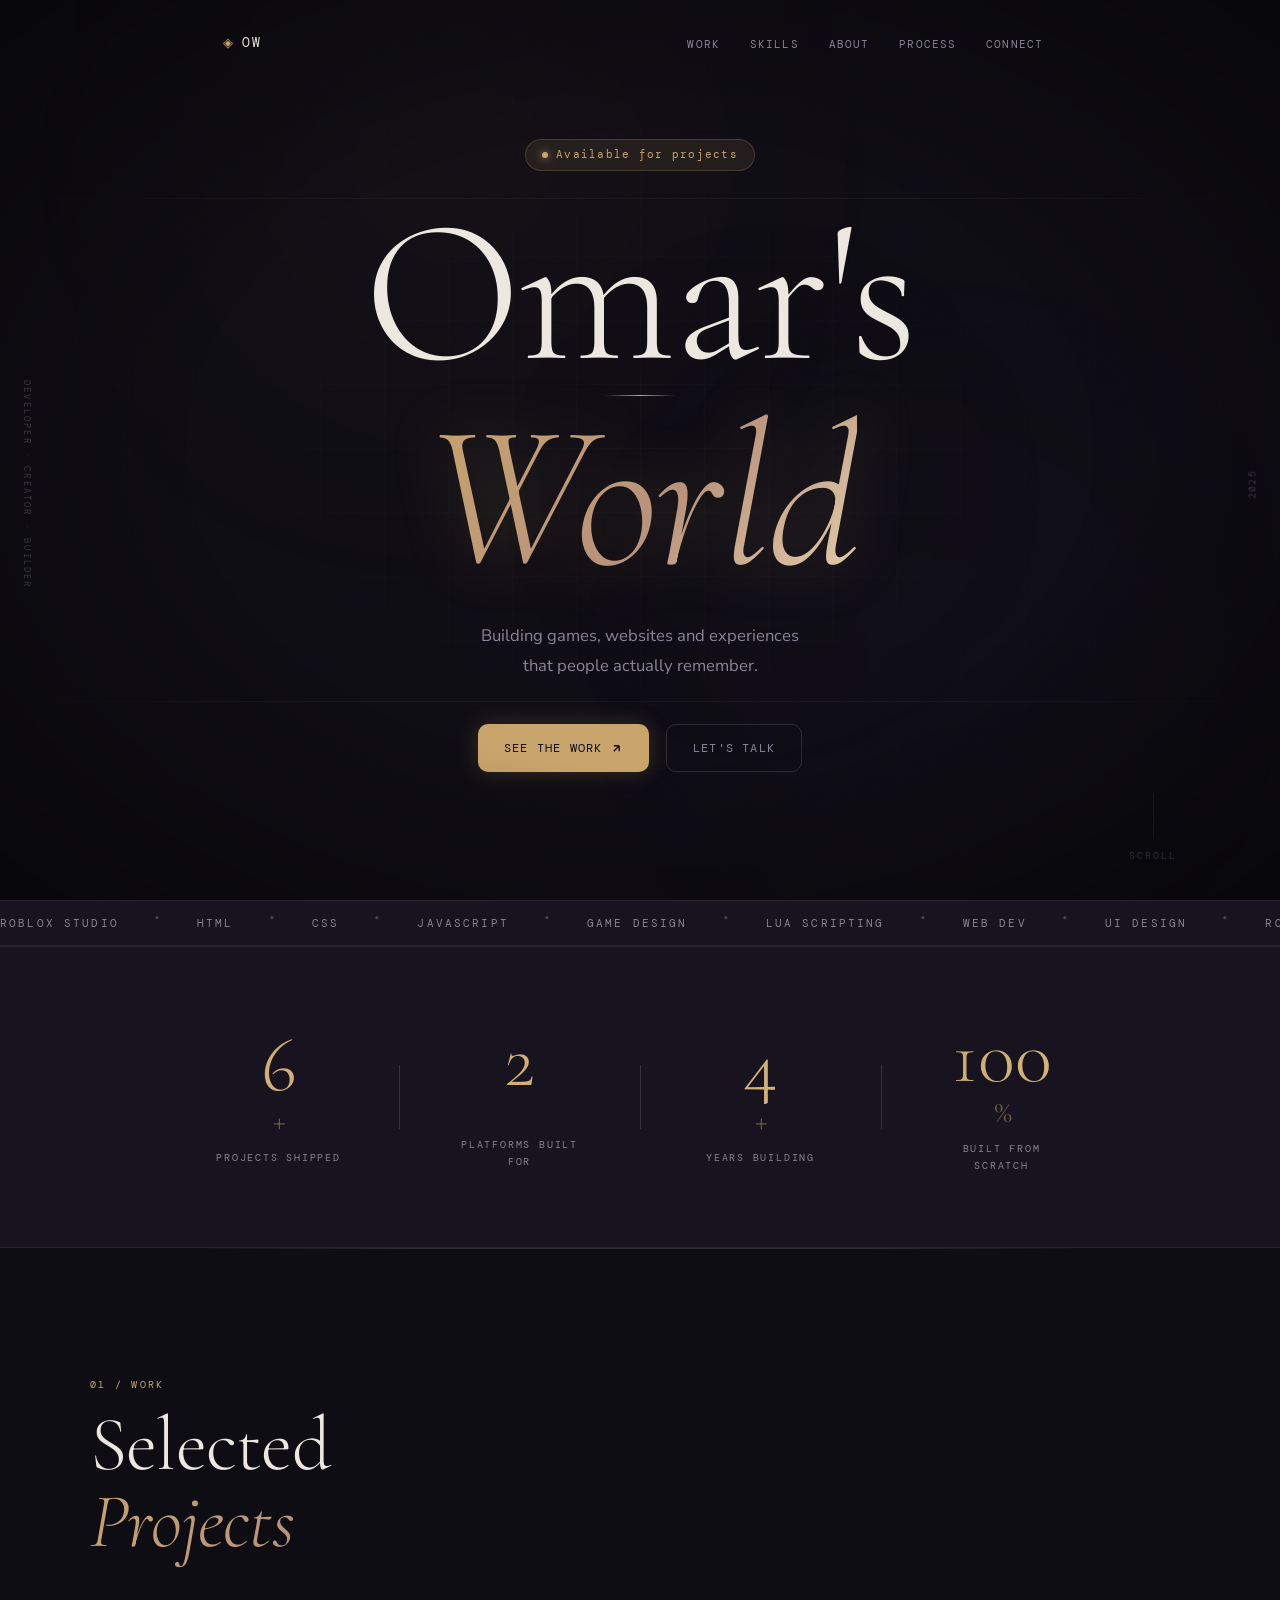
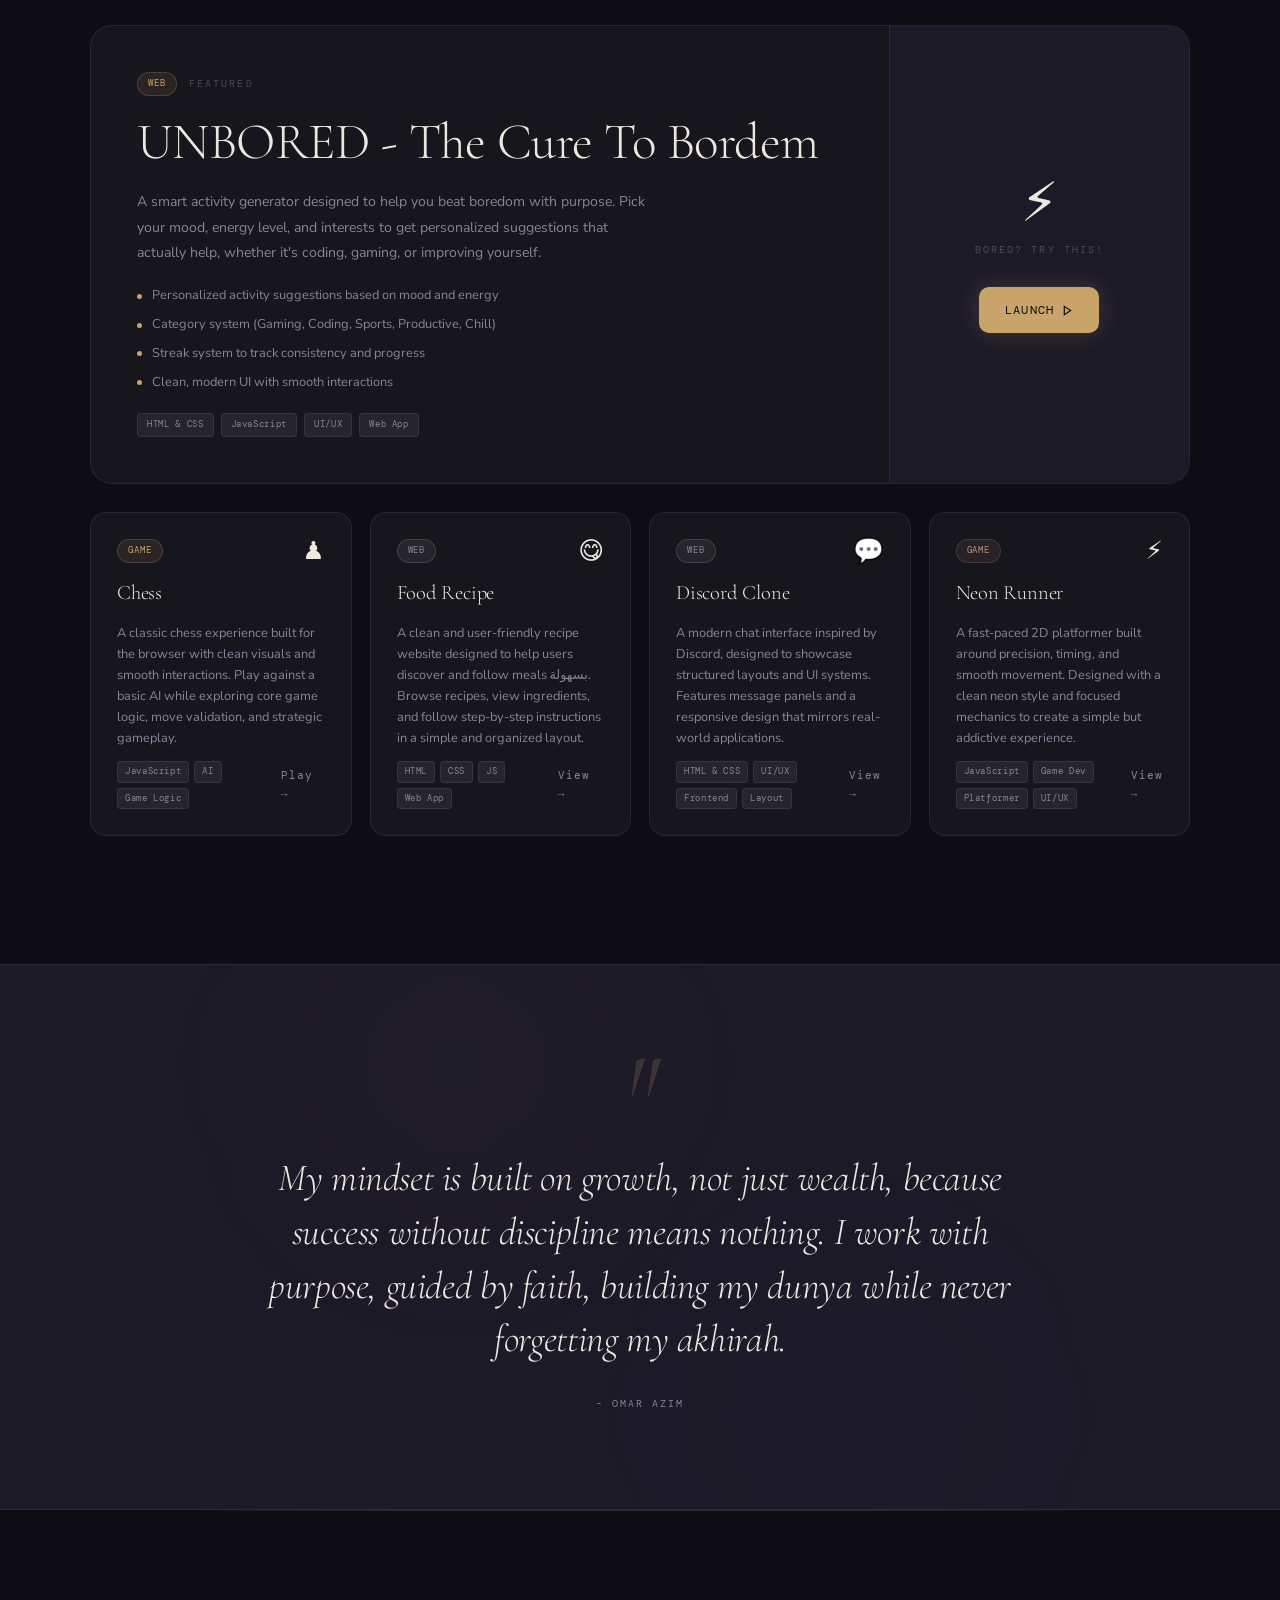
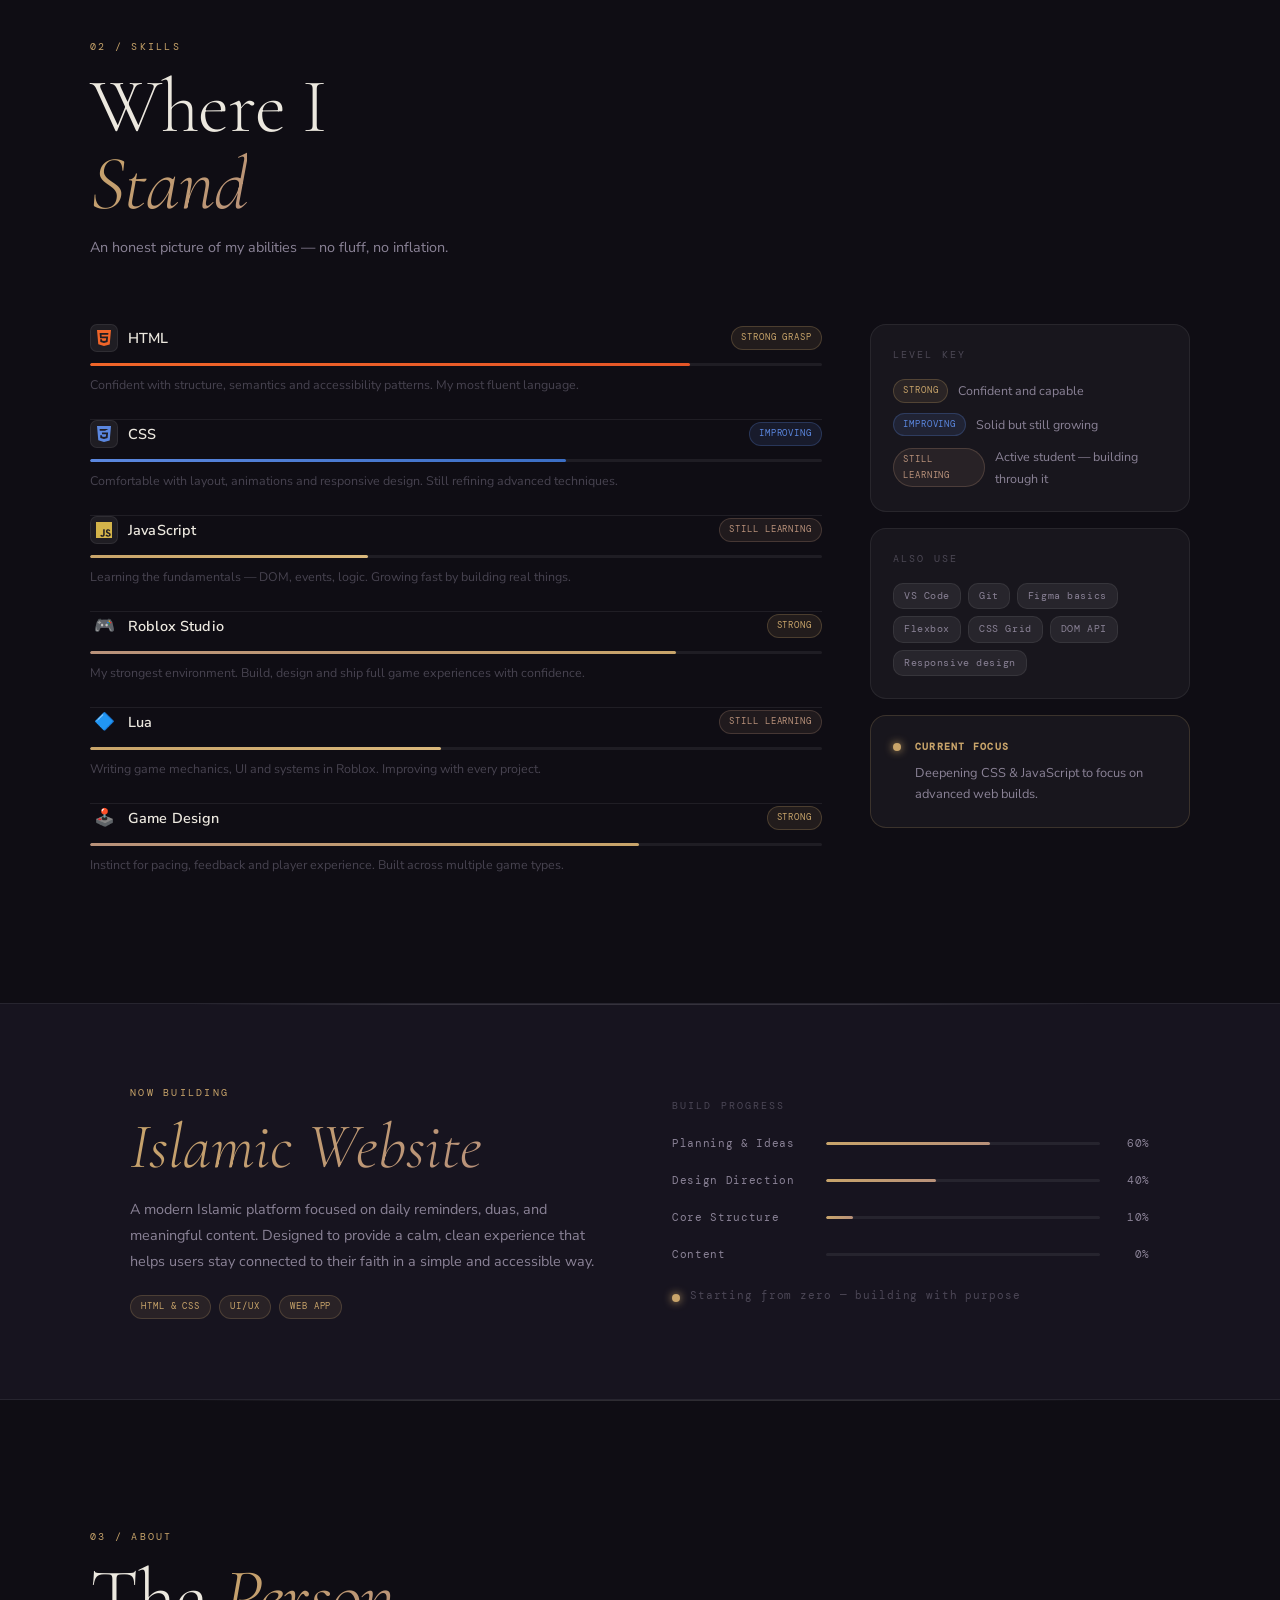
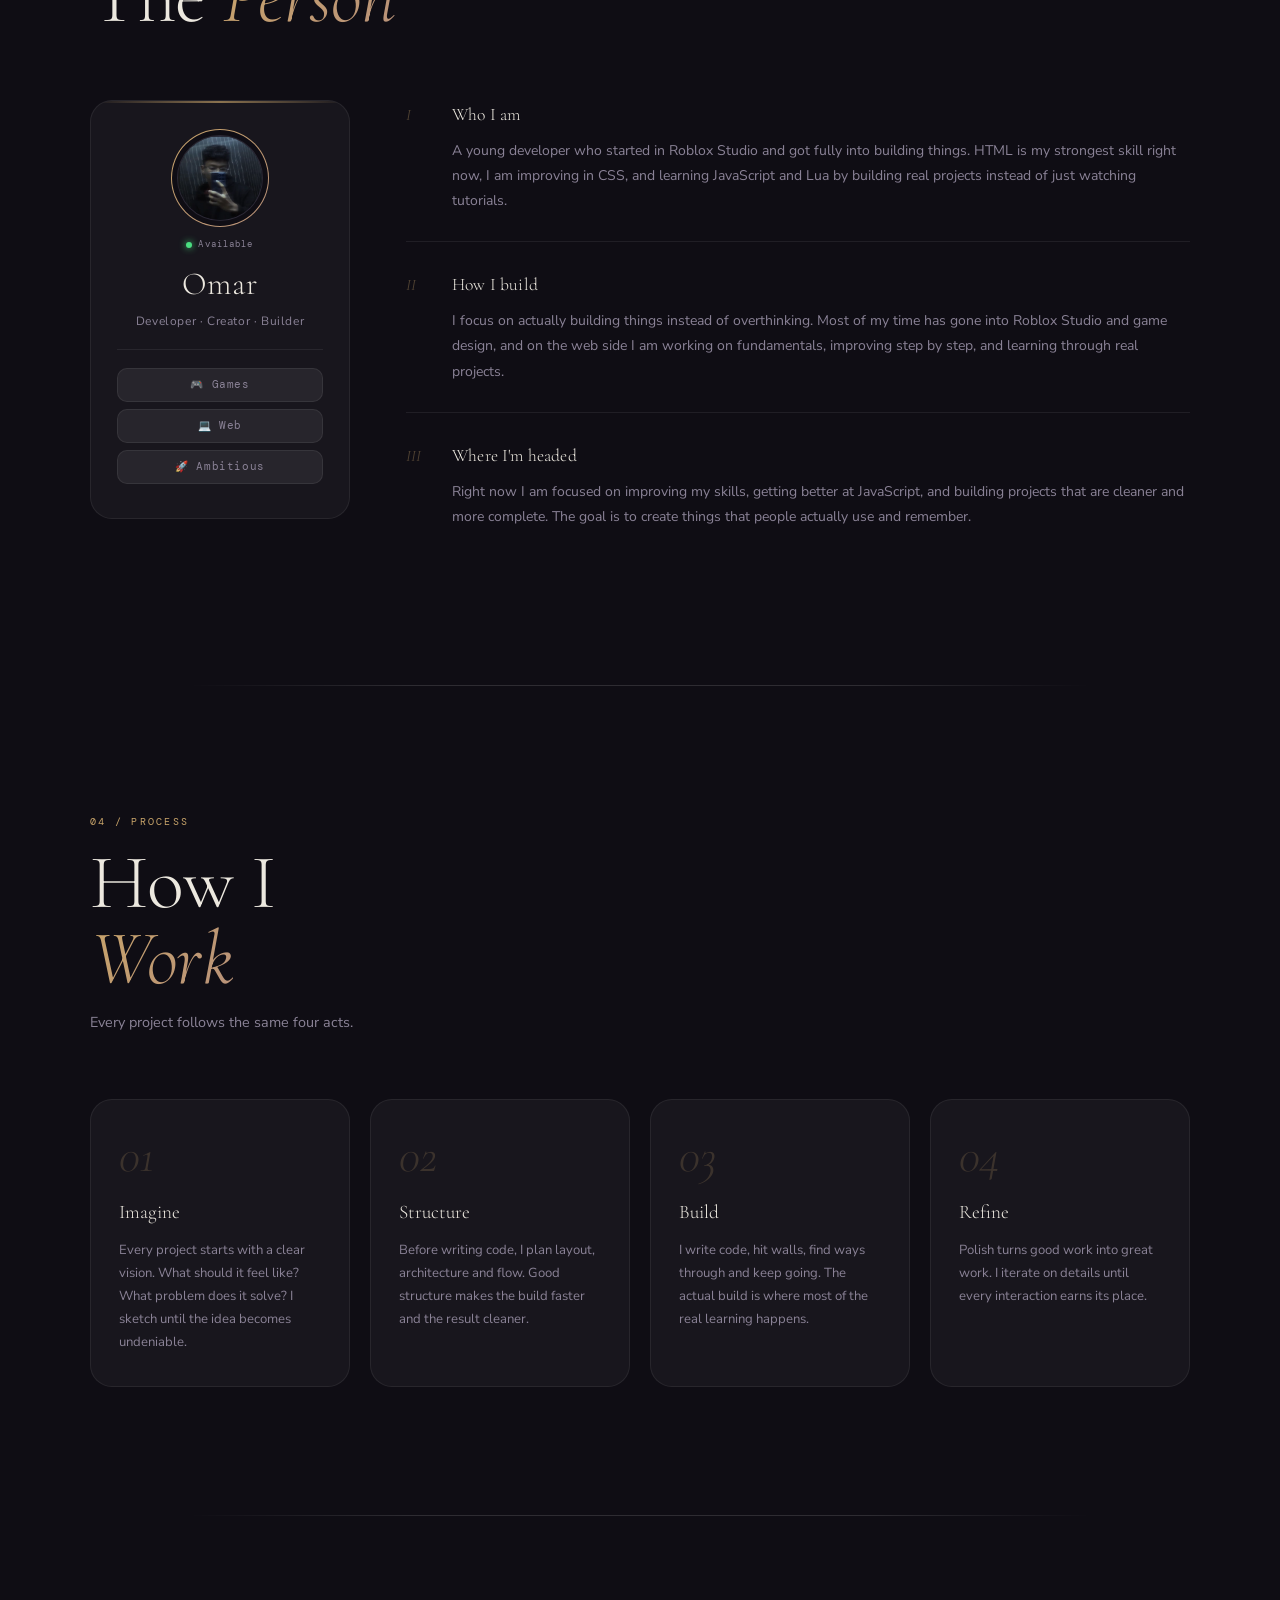
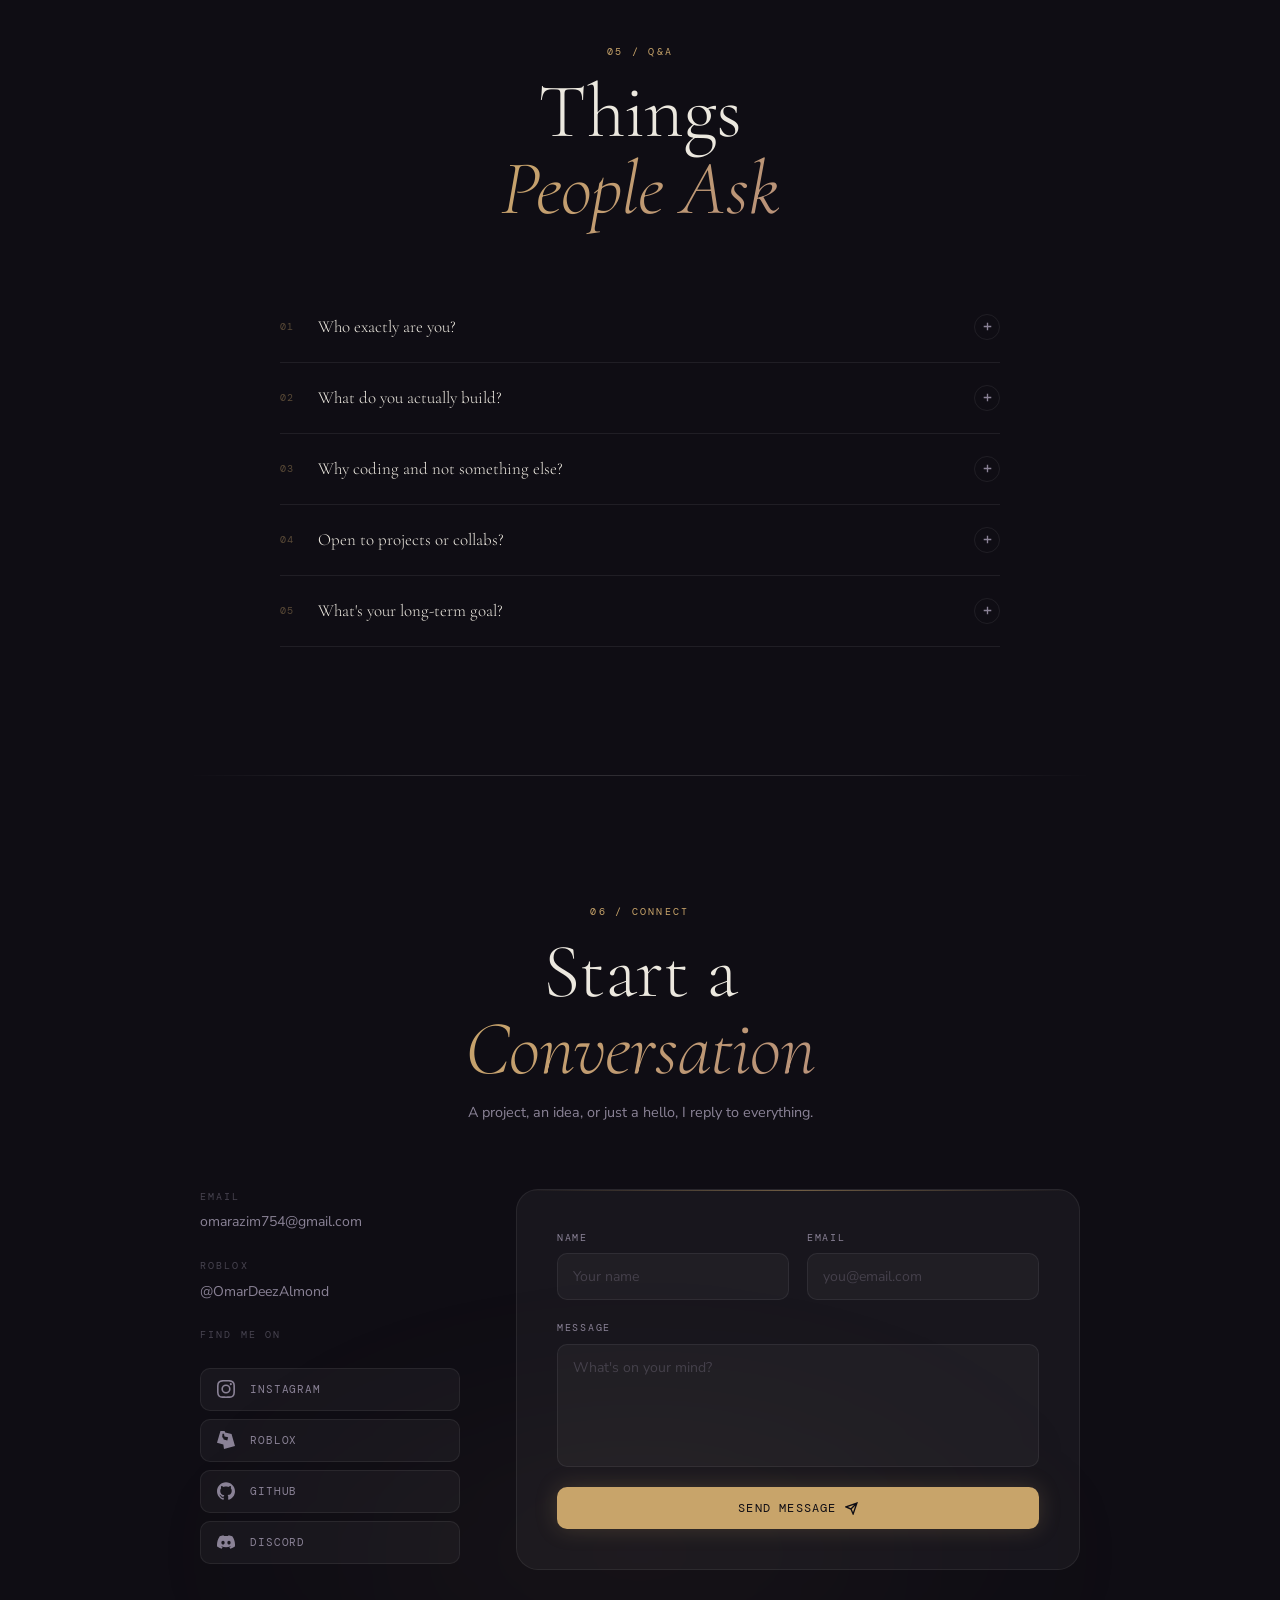
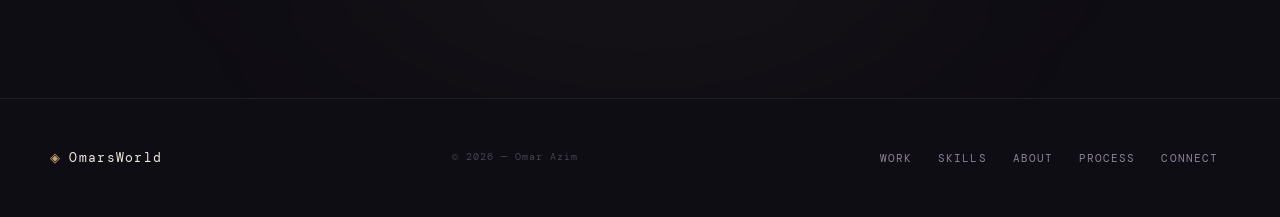
<file: index.html>
<!DOCTYPE html>
<html lang="en">

<head>
  <meta charset="UTF-8" />
  <meta name="viewport" content="width=device-width, initial-scale=1.0" />
  <title>OmarsWorld</title>
  <link rel="icon" type="image/x-icon" href="favicon.ico"/>
  <link rel="stylesheet" href="style.css" />
  <link rel="preconnect" href="https://fonts.googleapis.com" />
  <link rel="preconnect" href="https://fonts.gstatic.com" crossorigin />
  <link
    href="https://fonts.googleapis.com/css2?family=Cormorant+Garamond:ital,wght@0,300;0,400;1,300;1,400;1,600&family=DM+Mono:wght@300;400;500&family=Nunito+Sans:wght@300;400;500;600&display=swap"
    rel="stylesheet" />
</head>

<body>

  <!-- ░░ CURSOR ░░ -->
  <div class="cursor-dot" id="cursor-dot"></div>
  <div class="cursor-ring" id="cursor-ring"></div>

  <!-- ░░ OVERLAYS ░░ -->
  <div class="grain" aria-hidden="true"></div>
  <div class="vignette" aria-hidden="true"></div>

  <!-- ░░ SCROLL PROGRESS ░░ -->
  <div class="progress-bar" id="progress-bar"></div>

  <!-- ═══════════════════════════════════════════
       NAV
  ═══════════════════════════════════════════ -->
  <nav class="nav" id="nav">
    <div class="nav-wrap">
      <a href="#home" class="nav-logo">
        <span class="logo-gem">◈</span><span>OW</span>
      </a>
      <ul class="nav-list" id="nav-list" role="list">
        <li><a href="#work" class="nav-a">Work</a></li>
        <li><a href="#skills" class="nav-a">Skills</a></li>
        <li><a href="#about" class="nav-a">About</a></li>
        <li><a href="#process" class="nav-a">Process</a></li>
        <li><a href="#connect" class="nav-a">Connect</a></li>
      </ul>
      <button class="nav-burger" id="nav-burger" aria-label="Toggle menu" aria-expanded="false">
        <span></span><span></span>
      </button>
    </div>
  </nav>

  <!-- ═══════════════════════════════════════════
       HERO — cinematic full-screen
  ═══════════════════════════════════════════ -->
  <section class="hero" id="home">

    <div class="hero-bg" aria-hidden="true">
      <div class="blob blob-a" data-depth="0.04"></div>
      <div class="blob blob-b" data-depth="0.025"></div>
      <div class="blob blob-c" data-depth="0.035"></div>
      <div class="hero-grid"></div>
      <div class="hero-hline hero-hline-t"></div>
      <div class="hero-hline hero-hline-b"></div>
    </div>

    <!-- Vertical side labels -->
    <aside class="hero-side hero-side-l" aria-hidden="true">
      <span>Developer · Creator · Builder</span>
    </aside>

    <div class="hero-content">
      <div class="hero-chip cin" style="--d:.2s">
        <span class="chip-dot"></span>
        Available for projects
      </div>

      <h1 class="hero-title">
        <span class="ht-line cin" style="--d:.4s">Omar's</span>
        <span class="ht-rule cin" aria-hidden="true" style="--d:.62s">
          <span class="ht-rule-line"></span>
        </span>
        <span class="ht-line ht-em cin" style="--d:.52s"><em>World</em></span>
      </h1>

      <p class="hero-sub cin" style="--d:.84s">
        Building games, websites and experiences<br />that people actually remember.
      </p>

      <div class="hero-cta cin" style="--d:1.04s">
        <a href="#work" class="btn btn-solid mag" data-mag>
          <span>See the work</span>
          <svg width="13" height="13" viewBox="0 0 24 24" fill="none" stroke="currentColor" stroke-width="2.5">
            <path d="M7 17L17 7M17 7H7M17 7v10" />
          </svg>
        </a>
        <a href="#connect" class="btn btn-ghost mag" data-mag>Let's talk</a>
      </div>
    </div>

    <aside class="hero-side hero-side-r" aria-hidden="true">
      <span>2025</span>
    </aside>

    <!-- Scroll cue -->
    <div class="hero-scroll cin" style="--d:1.4s" aria-hidden="true">
      <div class="hs-track">
        <div class="hs-fill"></div>
      </div>
      <span class="label-xs">SCROLL</span>
    </div>

  </section>

  <!-- ═══════════════════════════════════════════
       MARQUEE
  ═══════════════════════════════════════════ -->
  <div class="marquee" aria-hidden="true">
    <div class="marquee-inner">
      <span>Roblox Studio</span><span class="msep">◈</span>
      <span>HTML</span><span class="msep">◈</span>
      <span>CSS</span><span class="msep">◈</span>
      <span>JavaScript</span><span class="msep">◈</span>
      <span>Game Design</span><span class="msep">◈</span>
      <span>Lua Scripting</span><span class="msep">◈</span>
      <span>Web Dev</span><span class="msep">◈</span>
      <span>UI Design</span><span class="msep">◈</span>
      <span>Roblox Studio</span><span class="msep">◈</span>
      <span>HTML</span><span class="msep">◈</span>
      <span>CSS</span><span class="msep">◈</span>
      <span>JavaScript</span><span class="msep">◈</span>
      <span>Game Design</span><span class="msep">◈</span>
      <span>Lua Scripting</span><span class="msep">◈</span>
      <span>Web Dev</span><span class="msep">◈</span>
      <span>UI Design</span><span class="msep">◈</span>
    </div>
  </div>

  <!-- ═══════════════════════════════════════════
       NUMBERS — full-width cinematic stats band
  ═══════════════════════════════════════════ -->
  <section class="numbers" id="numbers" aria-label="Stats">
    <div class="container">
      <div class="numbers-grid">

        <div class="num-item sr-up" style="--ri:0">
          <div class="num-val" data-count="6">0</div>
          <div class="num-plus">+</div>
          <p class="num-label">Projects shipped</p>
        </div>

        <div class="num-divider" aria-hidden="true"></div>

        <div class="num-item sr-up" style="--ri:1">
          <div class="num-val" data-count="2">0</div>
          <div class="num-plus"></div>
          <p class="num-label">Platforms built for</p>
        </div>

        <div class="num-divider" aria-hidden="true"></div>

        <div class="num-item sr-up" style="--ri:2">
          <div class="num-val" data-count="4">0</div>
          <div class="num-plus">+</div>
          <p class="num-label">Years building</p>
        </div>

        <div class="num-divider" aria-hidden="true"></div>

        <div class="num-item sr-up" style="--ri:3">
          <div class="num-val" data-count="100">0</div>
          <div class="num-plus">%</div>
          <p class="num-label">Built from scratch</p>
        </div>

      </div>
    </div>
  </section>

  <!-- ═══════════════════════════════════════════
       WORK
  ═══════════════════════════════════════════ -->
  <section class="section" id="work">
    <div class="sec-rule" aria-hidden="true"></div>
    <div class="container">

      <header class="sec-head">
        <span class="sec-tag sr-fade">01 / Work</span>
        <h2 class="sec-title sr-up">Selected<br /><em>Projects</em></h2>
      </header>

      <!-- Featured -->
      <div class="sr-up" style="--ri:0">
        <article class="feat-card tilt" data-tilt>
          <div class="feat-glow"></div>
          <div class="feat-body">
            <div class="feat-meta">
              <span class="tag tag-game">Web</span>
              <span class="label-xs">FEATURED</span>
            </div>
            <h3 class="feat-title">UNBORED - The Cure To Bordem</h3>
            <p class="feat-desc">A smart activity generator designed to help you beat boredom with purpose.
              Pick your mood, energy level, and interests to get personalized suggestions
              that actually help, whether it's coding, gaming, or improving yourself.</p>
            <ul class="feat-list">
              <li>Personalized activity suggestions based on mood and energy </li>
              <li>Category system (Gaming, Coding, Sports, Productive, Chill) </li>
              <li>Streak system to track consistency and progress</li>
              <li>Clean, modern UI with smooth interactions</li>
            </ul>
            <div class="feat-stack">
              <span>HTML & CSS</span><span>JavaScript</span><span>UI/UX</span><span>Web App</span>
            </div>
          </div>
          <div class="feat-aside">
            <div class="feat-emblem">
              <span class="feat-emoji">⚡</span>
              <span class="label-xs">Bored? Try This!</span>
            </div>
            <a href="https://unbored-curetoboredom.netlify.app" class="btn btn-solid mag" data-mag>
              <span>LAUNCH</span>
              <svg width="11" height="11" viewBox="0 0 24 24" fill="none" stroke="currentColor" stroke-width="2.5">
                <polygon points="5 3 19 12 5 21 5 3" />
              </svg>
            </a>
          </div>
        </article>
      </div>

      <!-- Grid -->
      <div class="proj-grid">

        <article class="proj-card tilt sr-up" data-tilt style="--ri:1">
          <div class="proj-card-glow"></div>
          <div class="pc-head">
            <span class="tag tag-game">Game</span>
            <span class="pc-emoji">♟️</span>
          </div>
          <h3 class="pc-title">Chess</h3>
          <p class="pc-desc">A classic chess experience built for the browser with clean visuals and smooth
            interactions.
            Play against a basic AI while exploring core game logic, move validation, and strategic gameplay.</p>
          <div class="pc-foot">
            <div class="pc-stack"><span>JavaScript</span><span>AI</span><span>Game Logic</span></div>
            <a href="https://omarschess.netlify.app" class="arr-link mag" data-mag>Play →</a>
          </div>
        </article>

        <article class="proj-card tilt sr-up" data-tilt style="--ri:2">
          <div class="proj-card-glow"></div>
          <div class="pc-head">
            <span class="tag tag-web">Web</span>
            <span class="pc-emoji">😋</span>
          </div>
          <h3 class="pc-title">Food Recipe</h3>
          <p class="pc-desc">A clean and user-friendly recipe website designed to help users discover and follow meals
            بسهولة.
            Browse recipes, view ingredients, and follow step-by-step instructions in a simple and organized layout.</p>
          <div class="pc-foot">
            <div class="pc-stack"><span>HTML</span><span>CSS</span><span>JS</span><span>Web App</span></div>
            <a href="https://omarsflavourhub.netlify.app" class="arr-link mag" data-mag>View →</a>
          </div>
        </article>

        <article class="proj-card tilt sr-up" data-tilt style="--ri:3">
          <div class="proj-card-glow"></div>
          <div class="pc-head">
            <span class="tag tag-web">Web</span>
            <span class="pc-emoji">💬</span>
          </div>
          <h3 class="pc-title">Discord Clone</h3>
          <p class="pc-desc">A modern chat interface inspired by Discord, designed to showcase structured layouts and UI
            systems.
            Features message panels and a responsive design that mirrors real-world applications.
          </p>
          <div class="pc-foot">
            <div class="pc-stack"><span>HTML & CSS</span><span>UI/UX</span><span>Frontend</span><span>Layout</span>
            </div>

            <a href="https://chord-discordclone.netlify.app" class="arr-link mag" data-mag>View →</a>
          </div>
        </article>

        <article class="proj-card proj-card-wip tilt sr-up" data-tilt style="--ri:4">
          <div class="proj-card-glow"></div>
          <div class="pc-head">
            <span class="tag tag-wip">Game</span>
            <span class="pc-emoji">⚡</span>
          </div>
          <h3 class="pc-title">Neon Runner</h3>
          <p class="pc-desc">A fast-paced 2D platformer built around precision, timing, and smooth movement. Designed
            with a clean neon style and focused mechanics to create a simple but addictive experience.
          </p>
          <div class="pc-foot">
            <div class="pc-stack"><span>JavaScript</span><span>Game Dev</span><span>Platformer</span><span>UI/UX</span>
            </div>
            <a href="https://neonplatformer.netlify.app" target="_blank" rel="noopener" class="arr-link mag"
              data-mag>View →</a>
          </div>
        </article>

      </div>
    </div>
  </section>

  <!-- ═══════════════════════════════════════════
       INTERLUDE — full-bleed cinematic quote
  ═══════════════════════════════════════════ -->
  <div class="interlude" aria-hidden="false">
    <div class="interlude-bg">
      <div class="ibl ibl-a"></div>
      <div class="ibl ibl-b"></div>
    </div>
    <div class="container">
      <blockquote class="interlude-quote sr-up" style="--ri:0">
        <span class="iq-mark">"</span>
        <p>My mindset is built on growth, not just wealth,
          because success without discipline means nothing.
          I work with purpose, guided by faith,
          building my dunya while never forgetting my akhirah.</p>
        <cite>- Omar Azim</cite>
      </blockquote>
    </div>
  </div>

  <!-- ═══════════════════════════════════════════
       SKILLS
  ═══════════════════════════════════════════ -->
  <section class="section" id="skills">
    <div class="sec-rule" aria-hidden="true"></div>
    <div class="container">

      <header class="sec-head">
        <span class="sec-tag sr-fade">02 / Skills</span>
        <h2 class="sec-title sr-up">Where I<br /><em>Stand</em></h2>
        <p class="sec-sub sr-up" style="--ri:1">An honest picture of my abilities — no fluff, no inflation.</p>
      </header>

      <div class="skills-wrap">

        <!-- Bars column -->
        <div class="skills-col">

          <div class="sk-row sr-up" style="--ri:0">
            <div class="sk-head">
              <div class="sk-id">
                <span class="sk-icon sk-icon-html">
                  <svg width="16" height="16" viewBox="0 0 24 24" fill="currentColor">
                    <path
                      d="M1.5 0h21l-1.91 21.563L11.977 24l-8.564-2.438L1.5 0zm7.031 9.75l-.232-2.718 10.059.003.23-2.622L5.412 4.41l.698 8.01h9.126l-.326 3.426-2.91.804-2.955-.81-.188-2.11H6.248l.33 4.171L12 19.351l5.379-1.443.744-8.157H8.531z" />
                  </svg>
                </span>
                <span class="sk-name">HTML</span>
              </div>
              <span class="sk-badge badge-strong">Strong grasp</span>
            </div>
            <div class="sk-track">
              <div class="sk-fill fill-orange" data-pct="82"></div>
            </div>
            <p class="sk-desc">Confident with structure, semantics and accessibility patterns. My most fluent language.
            </p>
          </div>

          <div class="sk-row sr-up" style="--ri:1">
            <div class="sk-head">
              <div class="sk-id">
                <span class="sk-icon sk-icon-css">
                  <svg width="16" height="16" viewBox="0 0 24 24" fill="currentColor">
                    <path
                      d="M1.5 0h21l-1.91 21.563L11.977 24l-8.565-2.438L1.5 0zm17.09 4.413L5.41 4.41l.213 2.622 10.125.002-.255 2.716h-6.64l.24 2.573h6.182l-.366 3.523-2.91.804-2.956-.81-.188-2.11h-2.61l.33 4.171L12 19.351l5.379-1.443.744-8.157H8.531z" />
                  </svg>
                </span>
                <span class="sk-name">CSS</span>
              </div>
              <span class="sk-badge badge-improving">Improving</span>
            </div>
            <div class="sk-track">
              <div class="sk-fill fill-blue" data-pct="65"></div>
            </div>
            <p class="sk-desc">Comfortable with layout, animations and responsive design. Still refining advanced
              techniques.</p>
          </div>

          <div class="sk-row sr-up" style="--ri:2">
            <div class="sk-head">
              <div class="sk-id">
                <span class="sk-icon sk-icon-js">
                  <svg width="16" height="16" viewBox="0 0 24 24" fill="currentColor">
                    <path
                      d="M0 0h24v24H0V0zm22.034 18.276c-.175-1.095-.888-2.015-3.003-2.873-.736-.345-1.554-.585-1.797-1.14-.091-.33-.105-.51-.046-.705.15-.646.915-.84 1.515-.66.39.12.75.42.976.9 1.034-.676 1.034-.676 1.755-1.125-.27-.42-.404-.601-.586-.78-.63-.705-1.469-1.065-2.834-1.034l-.705.089c-.676.165-1.32.525-1.71 1.005-1.14 1.291-.811 3.541.569 4.471 1.365 1.02 3.361 1.244 3.616 2.205.24 1.17-.87 1.545-1.966 1.41-.811-.18-1.26-.586-1.755-1.336l-1.83 1.051c.21.48.45.689.81 1.109 1.74 1.756 6.09 1.666 6.871-1.004.029-.09.24-.705.074-1.65l.046.067zm-8.983-7.245h-2.248c0 1.938-.009 3.864-.009 5.805 0 1.232.063 2.363-.138 2.711-.33.689-1.18.601-1.566.48-.396-.196-.597-.466-.83-.855-.063-.105-.11-.196-.127-.196l-1.825 1.125c.305.63.75 1.172 1.324 1.517.855.51 2.004.675 3.207.405.783-.226 1.458-.691 1.811-1.411.51-.93.402-2.07.397-3.346.012-2.054 0-4.109 0-6.179l.004-.056z" />
                  </svg>
                </span>
                <span class="sk-name">JavaScript</span>
              </div>
              <span class="sk-badge badge-learning">Still learning</span>
            </div>
            <div class="sk-track">
              <div class="sk-fill fill-gold" data-pct="38"></div>
            </div>
            <p class="sk-desc">Learning the fundamentals — DOM, events, logic. Growing fast by building real things.</p>
          </div>

          <div class="sk-row sr-up" style="--ri:3">
            <div class="sk-head">
              <div class="sk-id">
                <span class="sk-icon sk-icon-game">🎮</span>
                <span class="sk-name">Roblox Studio</span>
              </div>
              <span class="sk-badge badge-strong">Strong</span>
            </div>
            <div class="sk-track">
              <div class="sk-fill fill-warm" data-pct="80"></div>
            </div>
            <p class="sk-desc">My strongest environment. Build, design and ship full game experiences with confidence.
            </p>
          </div>

          <div class="sk-row sr-up" style="--ri:4">
            <div class="sk-head">
              <div class="sk-id">
                <span class="sk-icon sk-icon-game">🔷</span>
                <span class="sk-name">Lua</span>
              </div>
              <span class="sk-badge badge-learning">Still learning</span>
            </div>
            <div class="sk-track">
              <div class="sk-fill fill-gold" data-pct="48"></div>
            </div>
            <p class="sk-desc">Writing game mechanics, UI and systems in Roblox. Improving with every project.</p>
          </div>

          <div class="sk-row sr-up" style="--ri:5">
            <div class="sk-head">
              <div class="sk-id">
                <span class="sk-icon sk-icon-game">🕹️</span>
                <span class="sk-name">Game Design</span>
              </div>
              <span class="sk-badge badge-strong">Strong</span>
            </div>
            <div class="sk-track">
              <div class="sk-fill fill-warm" data-pct="75"></div>
            </div>
            <p class="sk-desc">Instinct for pacing, feedback and player experience. Built across multiple game types.
            </p>
          </div>

        </div>

        <!-- Aside column -->
        <div class="skills-aside">

          <div class="aside-card sr-up" style="--ri:2">
            <p class="aside-label label-xs">LEVEL KEY</p>
            <div class="legend">
              <div class="legend-row">
                <span class="sk-badge badge-strong">Strong</span>
                <span>Confident and capable</span>
              </div>
              <div class="legend-row">
                <span class="sk-badge badge-improving">Improving</span>
                <span>Solid but still growing</span>
              </div>
              <div class="legend-row">
                <span class="sk-badge badge-learning">Still learning</span>
                <span>Active student — building through it</span>
              </div>
            </div>
          </div>

          <div class="aside-card sr-up" style="--ri:3">
            <p class="aside-label label-xs">ALSO USE</p>
            <div class="tool-tags">
              <span>VS Code</span>
              <span>Git</span>
              <span>Figma basics</span>
              <span>Flexbox</span>
              <span>CSS Grid</span>
              <span>DOM API</span>
              <span>Responsive design</span>
            </div>
          </div>

          <div class="aside-card aside-card-focus sr-up" style="--ri:4">
            <span class="focus-dot"></span>
            <div>
              <strong>Current focus</strong>
              <p>Deepening CSS & JavaScript to focus on advanced web builds.</p>
            </div>
          </div>

        </div>

      </div>
    </div>
  </section>

  <!-- ═══════════════════════════════════════════
       CURRENTLY BUILDING — live progress
  ═══════════════════════════════════════════ -->
  <section class="building-section" id="building">
    <div class="sec-rule" aria-hidden="true"></div>
    <div class="container">
      <div class="building-wrap">

        <div class="building-left sr-up" style="--ri:0">
          <span class="sec-tag">Now Building</span>
          <h2 class="building-title"><em>Islamic Website</em></h2>
          <p class="building-desc">A modern Islamic platform focused on daily reminders, duas, and meaningful content.
            Designed to provide a calm, clean experience that helps users stay connected to their faith in a simple and
            accessible way.</p>
          <div class="building-tags">
            <span class="tag tag-game">HTML & CSS</span>
            <span class="tag tag-game">UI/UX</span>
            <span class="tag tag-game">Web App</span>
          </div>
        </div>

        <div class="building-right sr-up" style="--ri:1">
          <p class="aside-label label-xs" style="margin-bottom:20px">BUILD PROGRESS</p>

          <div class="build-track-row">
            <span class="btr-label">Planning & Ideas</span>
            <div class="btr-bar">
              <div class="btr-fill" data-pct="60"></div>
            </div>
            <span class="btr-pct">60%</span>
          </div>
          <div class="build-track-row">
            <span class="btr-label">Design Direction</span>
            <div class="btr-bar">
              <div class="btr-fill" data-pct="40"></div>
            </div>
            <span class="btr-pct">40%</span>
          </div>
          <div class="build-track-row">
            <span class="btr-label">Core Structure</span>
            <div class="btr-bar">
              <div class="btr-fill" data-pct="10"></div>
            </div>
            <span class="btr-pct">10%</span>
          </div>
          <div class="build-track-row">
            <span class="btr-label">Content</span>
            <div class="btr-bar">
              <div class="btr-fill" data-pct="0"></div>
            </div>
            <span class="btr-pct">0%</span>
          </div>

          <div class="building-eta">
            <span class="focus-dot"></span>
            <span>Starting from zero — building with purpose</span>
          </div>
        </div>

      </div>
    </div>
  </section>

  <!-- ═══════════════════════════════════════════
       ABOUT
  ═══════════════════════════════════════════ -->
  <section class="section" id="about">
    <div class="sec-rule" aria-hidden="true"></div>
    <div class="container">

      <header class="sec-head">
        <span class="sec-tag sr-fade">03 / About</span>
        <h2 class="sec-title sr-up">The <em>Person</em></h2>
      </header>

      <div class="about-grid">

        <aside class="profile-card tilt sr-up" data-tilt style="--ri:0">
          <div class="pc-glow-line"></div>
          <div class="pc-body">
            <div class="pc-avatar-wrap">
              <div class="pc-ring"></div>
              <div class="pc-avatar">
                <img src="omar-profile.png" alt="Omar" class="pc-avatar-img" />
              </div>
            </div>
            <div class="pc-status">
              <span class="pc-status-dot"></span>Available
            </div>
            <h3 class="pc-name">Omar</h3>
            <p class="pc-role">Developer · Creator · Builder</p>
            <div class="pc-divider"></div>
            <div class="pc-chips">
              <span>🎮 Games</span>
              <span>💻 Web</span>
              <span>🚀 Ambitious</span>
            </div>
          </div>
        </aside>

        <div class="about-blocks">
          <div class="ab-row sr-up" style="--ri:1">
            <span class="ab-num">I</span>
            <div>
              <h4>Who I am</h4>
              <p>A young developer who started in Roblox Studio and got fully into building things. HTML is my strongest
                skill right now, I am improving in CSS, and learning JavaScript and Lua by building real projects
                instead of just watching tutorials.</p>
            </div>
          </div>
          <div class="ab-row sr-up" style="--ri:2">
            <span class="ab-num">II</span>
            <div>
              <h4>How I build</h4>
              <p>I focus on actually building things instead of overthinking. Most of my time has gone into Roblox
                Studio and game design, and on the web side I am working on fundamentals, improving step by step, and
                learning through real projects.</p>
            </div>
          </div>
          <div class="ab-row sr-up" style="--ri:3">
            <span class="ab-num">III</span>
            <div>
              <h4>Where I'm headed</h4>
              <p>Right now I am focused on improving my skills, getting better at JavaScript, and building projects that
                are cleaner and more complete. The goal is to create things that people actually use and remember.</p>
            </div>
          </div>
        </div>

      </div>
    </div>
  </section>

  <!-- ═══════════════════════════════════════════
       PROCESS
  ═══════════════════════════════════════════ -->
  <section class="section" id="process">
    <div class="sec-rule" aria-hidden="true"></div>
    <div class="container">

      <header class="sec-head">
        <span class="sec-tag sr-fade">04 / Process</span>
        <h2 class="sec-title sr-up">How I<br /><em>Work</em></h2>
        <p class="sec-sub sr-up" style="--ri:1">Every project follows the same four acts.</p>
      </header>

      <div class="process-grid">

        <div class="process-step sr-up" style="--ri:0">
          <div class="pstep-num">01</div>
          <h4 class="pstep-name">Imagine</h4>
          <p class="pstep-desc">Every project starts with a clear vision. What should it feel like? What problem does it
            solve? I sketch until the idea becomes undeniable.</p>
        </div>

        <div class="process-step sr-up" style="--ri:1">
          <div class="pstep-num">02</div>
          <h4 class="pstep-name">Structure</h4>
          <p class="pstep-desc">Before writing code, I plan layout, architecture and flow. Good structure makes the
            build faster and the result cleaner.</p>
        </div>

        <div class="process-step sr-up" style="--ri:2">
          <div class="pstep-num">03</div>
          <h4 class="pstep-name">Build</h4>
          <p class="pstep-desc">I write code, hit walls, find ways through and keep going. The actual build is where
            most of the real learning happens.</p>
        </div>

        <div class="process-step sr-up" style="--ri:3">
          <div class="pstep-num">04</div>
          <h4 class="pstep-name">Refine</h4>
          <p class="pstep-desc">Polish turns good work into great work. I iterate on details until every interaction
            earns its place.</p>
        </div>

      </div>

    </div>
  </section>

  <!-- ═══════════════════════════════════════════
       Q&A
  ═══════════════════════════════════════════ -->
  <section class="section" id="qa">
    <div class="sec-rule" aria-hidden="true"></div>
    <div class="container">

      <header class="sec-head sec-head-center">
        <span class="sec-tag sr-fade">05 / Q&amp;A</span>
        <h2 class="sec-title sr-up">Things<br /><em>People Ask</em></h2>
      </header>

      <div class="qa-wrap sr-up" style="--ri:0">

        <div class="qa-item">
          <button class="qa-btn" aria-expanded="false">
            <span class="qa-num">01</span>
            <span class="qa-q">Who exactly are you?</span>
            <span class="qa-icon">
              <svg width="13" height="13" viewBox="0 0 24 24" fill="none" stroke="currentColor" stroke-width="2.5">
                <path d="M12 5v14M5 12h14" />
              </svg>
            </span>
          </button>
          <div class="qa-panel">
            <p>Yo I’m Omar, game dev, football addict, and professional “I’ll fix it later” coder. I build Roblox games,
              websites, and random ideas at 2AM for no reason.</p>
          </div>
        </div>

        <div class="qa-item">
          <button class="qa-btn" aria-expanded="false">
            <span class="qa-num">02</span>
            <span class="qa-q">What do you actually build?</span>
            <span class="qa-icon">
              <svg width="13" height="13" viewBox="0 0 24 24" fill="none" stroke="currentColor" stroke-width="2.5">
                <path d="M12 5v14M5 12h14" />
              </svg>
            </span>
          </button>
          <div class="qa-panel">
            <p>Mostly web projects and Roblox games. I like building things that people can actually use or interact
              with, not just random stuff that looks cool. Right now it’s a mix of UI-heavy websites and game systems.
            </p>
          </div>
        </div>

        <div class="qa-item">
          <button class="qa-btn" aria-expanded="false">
            <span class="qa-num">03</span>
            <span class="qa-q">Why coding and not something else?</span>
            <span class="qa-icon">
              <svg width="13" height="13" viewBox="0 0 24 24" fill="none" stroke="currentColor" stroke-width="2.5">
                <path d="M12 5v14M5 12h14" />
              </svg>
            </span>
          </button>
          <div class="qa-panel">
            <p>Lwk because I got hooked. You start building one thing, then another, and suddenly you realize you can
              turn ideas into something real. It just feels different when you actually create something from nothing.
            </p>
          </div>
        </div>

        <div class="qa-item">
          <button class="qa-btn" aria-expanded="false">
            <span class="qa-num">04</span>
            <span class="qa-q">Open to projects or collabs?</span>
            <span class="qa-icon">
              <svg width="13" height="13" viewBox="0 0 24 24" fill="none" stroke="currentColor" stroke-width="2.5">
                <path d="M12 5v14M5 12h14" />
              </svg>
            </span>
          </button>
          <div class="qa-panel">
            <p>Definitely, if we’re actually building and not just repeating “we should make this.” I’d rather start
              something imperfect than never start at all, that’s where the fun really is.</p>
          </div>
        </div>

        <div class="qa-item">
          <button class="qa-btn" aria-expanded="false">
            <span class="qa-num">05</span>
            <span class="qa-q">What's your long-term goal?</span>
            <span class="qa-icon">
              <svg width="13" height="13" viewBox="0 0 24 24" fill="none" stroke="currentColor" stroke-width="2.5">
                <path d="M12 5v14M5 12h14" />
              </svg>
            </span>
          </button>
          <div class="qa-panel">
            <p>Tbh, it’s about getting really good at what I do and building things that actually matter. Not just
              projects, but things people remember, use, and come back to. Something that leaves a real mark, not just
              something that exists for a moment.</p>
          </div>
        </div>

      </div>
    </div>
  </section>

  <!-- ═══════════════════════════════════════════
       CONNECT
  ═══════════════════════════════════════════ -->
  <section class="section connect-section" id="connect">
    <div class="sec-rule" aria-hidden="true"></div>
    <div class="connect-glow" aria-hidden="true"></div>

    <div class="container">

      <header class="sec-head sec-head-center">
        <span class="sec-tag sr-fade">06 / Connect</span>
        <h2 class="sec-title sr-up">Start a<br /><em>Conversation</em></h2>
        <p class="sec-sub sr-up" style="--ri:1">A project, an idea, or just a hello, I reply to everything.</p>
      </header>

      <div class="connect-layout">

        <!-- Left: meta + socials -->
        <div class="connect-meta sr-up" style="--ri:0">

          <div class="cmeta-block">
            <span class="label-xs">EMAIL</span>
            <a href="mailto:omar@omarazim754@gmail.com" class="cmeta-val mag" data-mag>omarazim754@gmail.com</a>
          </div>

          <div class="cmeta-block">
            <span class="label-xs">ROBLOX</span>
            <a href="https://www.roblox.com/users/search?keyword=OmarDeezAlmond target=" _blank" rel="noopener"
              class="cmeta-val mag" data-mag>@OmarDeezAlmond</a>
          </div>

          <div class="socials-block">
            <p class="label-xs" style="margin-bottom:16px">FIND ME ON</p>

            <!-- Instagram — replace href with your real profile URL -->
            <a href="https://instagram.com/omxr.dev_" target="_blank" rel="noopener" class="social-row mag" data-mag
              aria-label="Instagram">
              <div class="social-icon">
                <svg width="18" height="18" viewBox="0 0 24 24" fill="currentColor" aria-hidden="true">
                  <path
                    d="M12 2.163c3.204 0 3.584.012 4.85.07 3.252.148 4.771 1.691 4.919 4.919.058 1.265.069 1.645.069 4.849 0 3.205-.012 3.584-.069 4.849-.149 3.225-1.664 4.771-4.919 4.919-1.266.058-1.644.07-4.85.07-3.204 0-3.584-.012-4.849-.07-3.26-.149-4.771-1.699-4.919-4.92-.058-1.265-.07-1.644-.07-4.849 0-3.204.013-3.583.07-4.849.149-3.227 1.664-4.771 4.919-4.919 1.266-.057 1.645-.069 4.849-.069zM12 0C8.741 0 8.333.014 7.053.072 2.695.272.273 2.69.073 7.052.014 8.333 0 8.741 0 12c0 3.259.014 3.668.072 4.948.2 4.358 2.618 6.78 6.98 6.98C8.333 23.986 8.741 24 12 24c3.259 0 3.668-.014 4.948-.072 4.354-.2 6.782-2.618 6.979-6.98.059-1.28.073-1.689.073-4.948 0-3.259-.014-3.667-.072-4.947-.196-4.354-2.617-6.78-6.979-6.98C15.668.014 15.259 0 12 0zm0 5.838a6.162 6.162 0 1 0 0 12.324 6.162 6.162 0 0 0 0-12.324zM12 16a4 4 0 1 1 0-8 4 4 0 0 1 0 8zm6.406-11.845a1.44 1.44 0 1 0 0 2.881 1.44 1.44 0 0 0 0-2.881z" />
                </svg>
              </div>
              <span>Instagram</span>
              <svg class="social-arr" width="12" height="12" viewBox="0 0 24 24" fill="none" stroke="currentColor"
                stroke-width="2">
                <path d="M7 17L17 7M17 7H7M17 7v10" />
              </svg>
            </a>

            <!-- Roblox -->
            <a href="https://www.roblox.com/users/search?keyword=OmarDeezAlmond" target="_blank" rel="noopener"
              class="social-row mag" data-mag aria-label="Roblox">
              <div class="social-icon">
                <svg width="18" height="18" viewBox="0 0 24 24" fill="currentColor" aria-hidden="true">
                  <path
                    d="M4.597 0L0 15.689 8.435 18 9.334 24 24 19.851 19.403 4.162 10.97 1.851 10.07 0H4.597zm2.72 3.568h2.037l.603 3.61 4.887 1.312-1.085 4.044-4.888-1.312-.9-2.703H6.93l.387-4.95z" />
                </svg>
              </div>
              <span>Roblox</span>
              <svg class="social-arr" width="12" height="12" viewBox="0 0 24 24" fill="none" stroke="currentColor"
                stroke-width="2">
                <path d="M7 17L17 7M17 7H7M17 7v10" />
              </svg>
            </a>

            <!-- GitHub -->
            <a href="https://github.com/omar-azim13" target="_blank" rel="noopener" class="social-row mag" data-mag
              aria-label="GitHub">
              <div class="social-icon">
                <svg width="18" height="18" viewBox="0 0 24 24" fill="currentColor" aria-hidden="true">
                  <path
                    d="M12 .297c-6.63 0-12 5.373-12 12 0 5.303 3.438 9.8 8.205 11.385.6.113.82-.258.82-.577 0-.285-.01-1.04-.015-2.04-3.338.724-4.042-1.61-4.042-1.61C4.422 18.07 3.633 17.7 3.633 17.7c-1.087-.744.084-.729.084-.729 1.205.084 1.838 1.236 1.838 1.236 1.07 1.835 2.809 1.305 3.495.998.108-.776.417-1.305.76-1.605-2.665-.3-5.466-1.332-5.466-5.93 0-1.31.465-2.38 1.235-3.22-.135-.303-.54-1.523.105-3.176 0 0 1.005-.322 3.3 1.23.96-.267 1.98-.399 3-.405 1.02.006 2.04.138 3 .405 2.28-1.552 3.285-1.23 3.285-1.23.645 1.653.24 2.873.12 3.176.765.84 1.23 1.91 1.23 3.22 0 4.61-2.805 5.625-5.475 5.92.42.36.81 1.096.81 2.22 0 1.606-.015 2.896-.015 3.286 0 .315.21.69.825.57C20.565 22.092 24 17.592 24 12.297c0-6.627-5.373-12-12-12" />
                </svg>
              </div>
              <span>GitHub</span>
              <svg class="social-arr" width="12" height="12" viewBox="0 0 24 24" fill="none" stroke="currentColor"
                stroke-width="2">
                <path d="M7 17L17 7M17 7H7M17 7v10" />
              </svg>
            </a>

            <!-- Discord -->
            <a href="https://discord.com/users/1419650484238811136" target="_blank" rel="noopener"
              class="social-row mag" data-mag aria-label="Discord">
              <div class="social-icon">
                <svg width="18" height="18" viewBox="0 0 24 24" fill="currentColor" aria-hidden="true">
                  <path
                    d="M20.317 4.37a19.791 19.791 0 0 0-4.885-1.515.074.074 0 0 0-.079.037c-.21.375-.444.864-.608 1.25a18.27 18.27 0 0 0-5.487 0 12.64 12.64 0 0 0-.617-1.25.077.077 0 0 0-.079-.037A19.736 19.736 0 0 0 3.677 4.37a.07.07 0 0 0-.032.027C.533 9.046-.32 13.58.099 18.057c.003.028.019.056.04.074a19.9 19.9 0 0 0 5.993 3.03.077.077 0 0 0 .084-.028 14.09 14.09 0 0 0 1.226-1.994.076.076 0 0 0-.041-.106 13.107 13.107 0 0 1-1.872-.892.077.077 0 0 1-.008-.128 10.2 10.2 0 0 0 .372-.292.074.074 0 0 1 .077-.01c3.928 1.793 8.18 1.793 12.062 0a.074.074 0 0 1 .078.01c.12.098.246.198.373.292a.077.077 0 0 1-.006.127 12.299 12.299 0 0 1-1.873.892.077.077 0 0 0-.041.107c.36.698.772 1.362 1.225 1.993a.076.076 0 0 0 .084.028 19.839 19.839 0 0 0 6.002-3.03.077.077 0 0 0 .041-.074c.5-5.177-.838-9.674-3.549-13.66a.061.061 0 0 0-.031-.03zM8.02 15.33c-1.183 0-2.157-1.085-2.157-2.419 0-1.333.956-2.419 2.157-2.419 1.21 0 2.176 1.096 2.157 2.42 0 1.333-.956 2.418-2.157 2.418zm7.975 0c-1.183 0-2.157-1.085-2.157-2.419 0-1.333.955-2.419 2.157-2.419 1.21 0 2.176 1.096 2.157 2.42 0 1.333-.946 2.418-2.157 2.418Z" />
                </svg>
              </div>
              <span>Discord</span>
              <svg class="social-arr" width="12" height="12" viewBox="0 0 24 24" fill="none" stroke="currentColor"
                stroke-width="2">
                <path d="M7 17L17 7M17 7H7M17 7v10" />
              </svg>
            </a>

          </div>
        </div>

        <!-- Right: form -->
        <form class="contact-form sr-up" id="contact-form" novalidate style="--ri:1">
          <div class="form-card">
            <div class="form-top-line"></div>
            <div class="form-row">
              <div class="form-field">
                <label for="f-name">Name</label>
                <input id="f-name" type="text" name="name" placeholder="Your name" autocomplete="off" />
              </div>
              <div class="form-field">
                <label for="f-email">Email</label>
                <input id="f-email" type="email" name="email" placeholder="you@email.com" autocomplete="off" />
              </div>
            </div>
            <div class="form-field">
              <label for="f-msg">Message</label>
              <textarea id="f-msg" name="message" rows="5" placeholder="What's on your mind?"></textarea>
            </div>
            <button type="submit" class="btn btn-solid btn-full mag" data-mag>
              <span>Send message</span>
              <svg width="13" height="13" viewBox="0 0 24 24" fill="none" stroke="currentColor" stroke-width="2.5">
                <path d="M22 2L11 13M22 2l-7 20-4-9-9-4 20-7z" />
              </svg>
            </button>
            <div class="form-ok" id="form-ok">✓ &nbsp; Message received — I'll reply soon.</div>
          </div>
        </form>

      </div>
    </div>
  </section>

  <!-- ═══════════════════════════════════════════
       FOOTER
  ═══════════════════════════════════════════ -->
  <footer class="footer">
    <div class="footer-wrap">
      <a href="#home" class="footer-brand"><span class="logo-gem">◈</span> OmarsWorld</a>
      <p class="footer-copy">© 2026 — Omar Azim</p>
      <nav class="footer-nav" aria-label="Footer">
        <a href="#work">Work</a>
        <a href="#skills">Skills</a>
        <a href="#about">About</a>
        <a href="#process">Process</a>
        <a href="#connect">Connect</a>
      </nav>
    </div>
  </footer>

  <script src="script.js"></script>
</body>

</html>
</file>
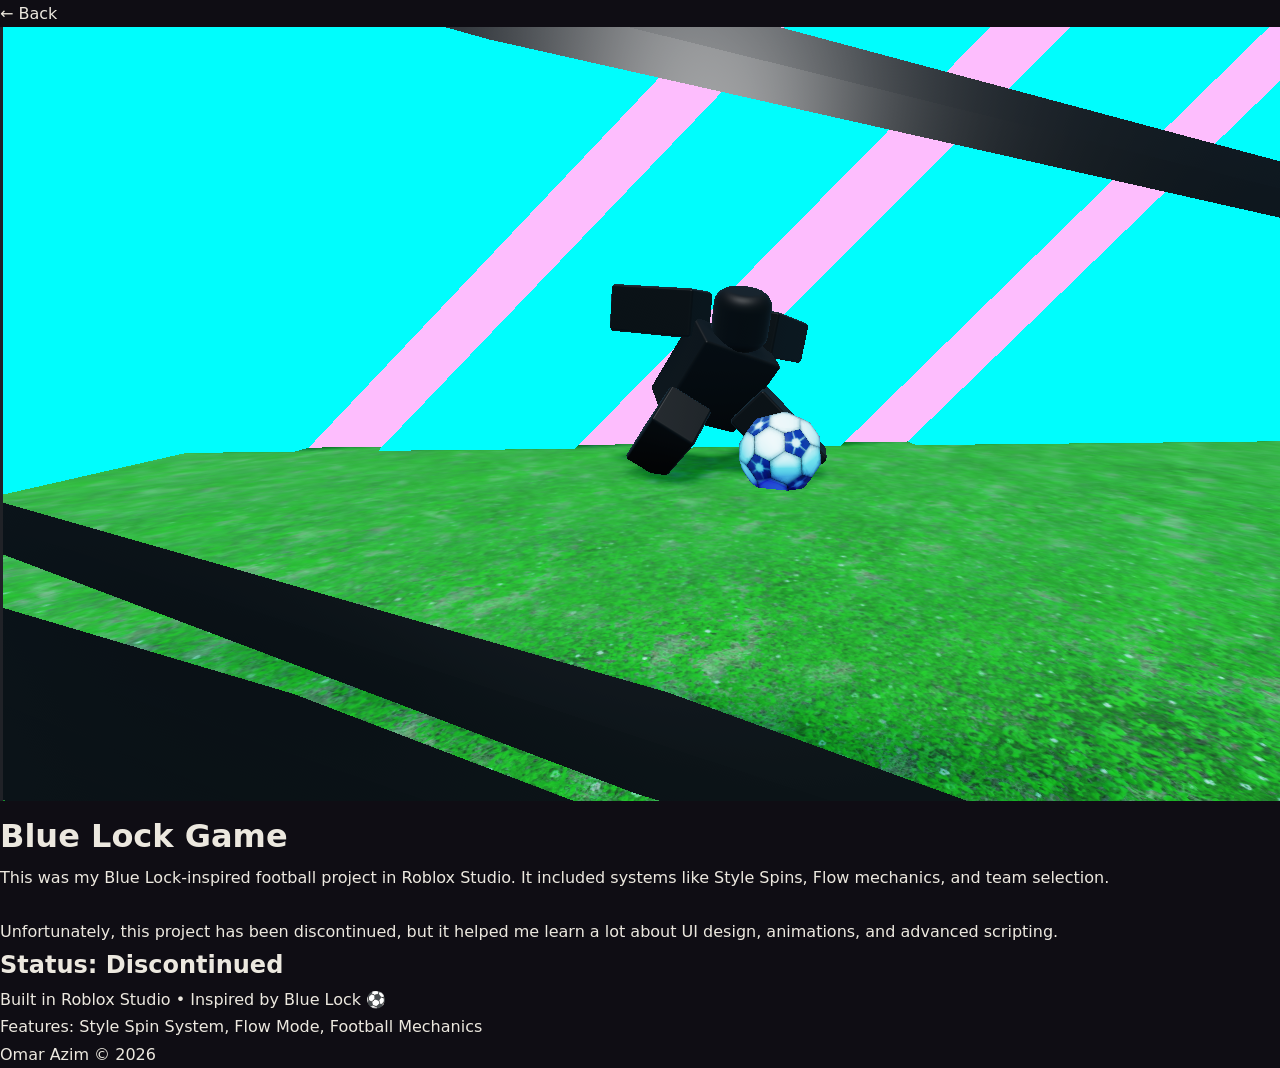
<file: BLUE LOCK GAME.HTML>
<!DOCTYPE html>
<html lang="en">
<head>
    <title>Blue Lock Game</title>
    <link rel="stylesheet" href="style.css">
</head>

<body>

    <div class="project-layout">

        <!-- BACK BUTTON -->
        <a href="index.html" class="back-btn">← Back</a>

        <!-- TOP GRID -->
        <div class="top-grid">

            <!-- IMAGE BOX -->
            <div class="project-image">
                <img src="Blue Lock.png" alt="Blue Lock Project Image">
            </div>

            <!-- DESCRIPTION BOX -->
            <div class="project-desc">
                <h1>Blue Lock Game</h1>
                <p>
                    This was my Blue Lock-inspired football project in Roblox Studio.
                    It included systems like Style Spins, Flow mechanics, and team selection.
                    <br><br>
                    Unfortunately, this project has been discontinued, but it helped me learn
                    a lot about UI design, animations, and advanced scripting.
                </p>
            </div>

        </div>

        <!-- BOTTOM INFO SECTION -->
        <div class="project-footer-box">
            <h2>Status: Discontinued</h2>
            <p>
                Built in Roblox Studio • Inspired by Blue Lock ⚽  
                <br>
                Features: Style Spin System, Flow Mode, Football Mechanics  
                <br>
                Omar Azim © 2026
            </p>
        </div>

    </div>

</body>
</html>
</file>
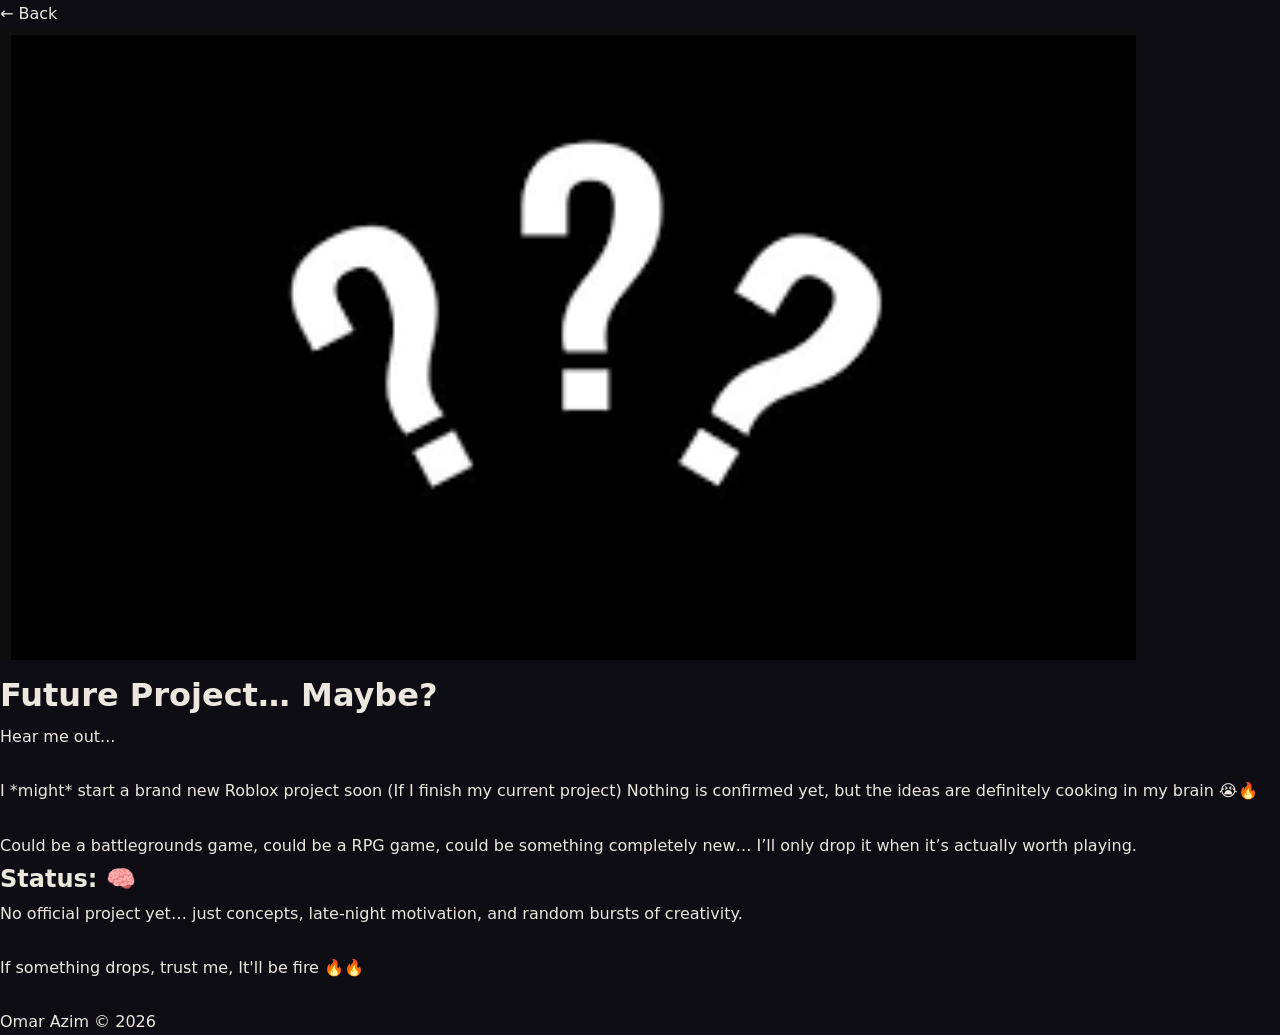
<file: ComingSoon.HTML>
<!DOCTYPE html>
<html lang="en">
<head>
    <title>Future Project?</title>
    <link rel="stylesheet" href="style.css">
</head>

<body>

    <div class="project-layout">

        <!-- BACK BUTTON -->
        <a href="index.html" class="back-btn">← Back</a>

        <!-- TOP GRID -->
        <div class="top-grid">

            <!-- IMAGE BOX -->
            <div class="project-image">
                <img src="COMING SOON Banner.png" alt="Future Project Banner">
            </div>

            <!-- DESCRIPTION BOX -->
            <div class="project-desc">
                <h1>Future Project… Maybe?</h1>
                <p>
                    Hear me out...  
                    <br><br>
                    I *might* start a brand new Roblox project soon (If I finish my current project)  
                    Nothing is confirmed yet, but the ideas are definitely cooking in my brain 😭🔥  
                    <br><br>
                    Could be a battlegrounds game, could be a RPG game, could be something completely new…
                    I’ll only drop it when it’s actually worth playing.
                </p>
            </div>

        </div>

        <!-- BOTTOM INFO SECTION -->
        <div class="project-footer-box">
            <h2>Status: 🧠</h2>
            <p>
                No official project yet… just concepts, late-night motivation,
                and random bursts of creativity.
                <br><br>
                If something drops, trust me, It'll be fire 🔥🔥
                <br><br>
                Omar Azim © 2026
            </p>
        </div>

    </div>

</body>
</html>
</file>
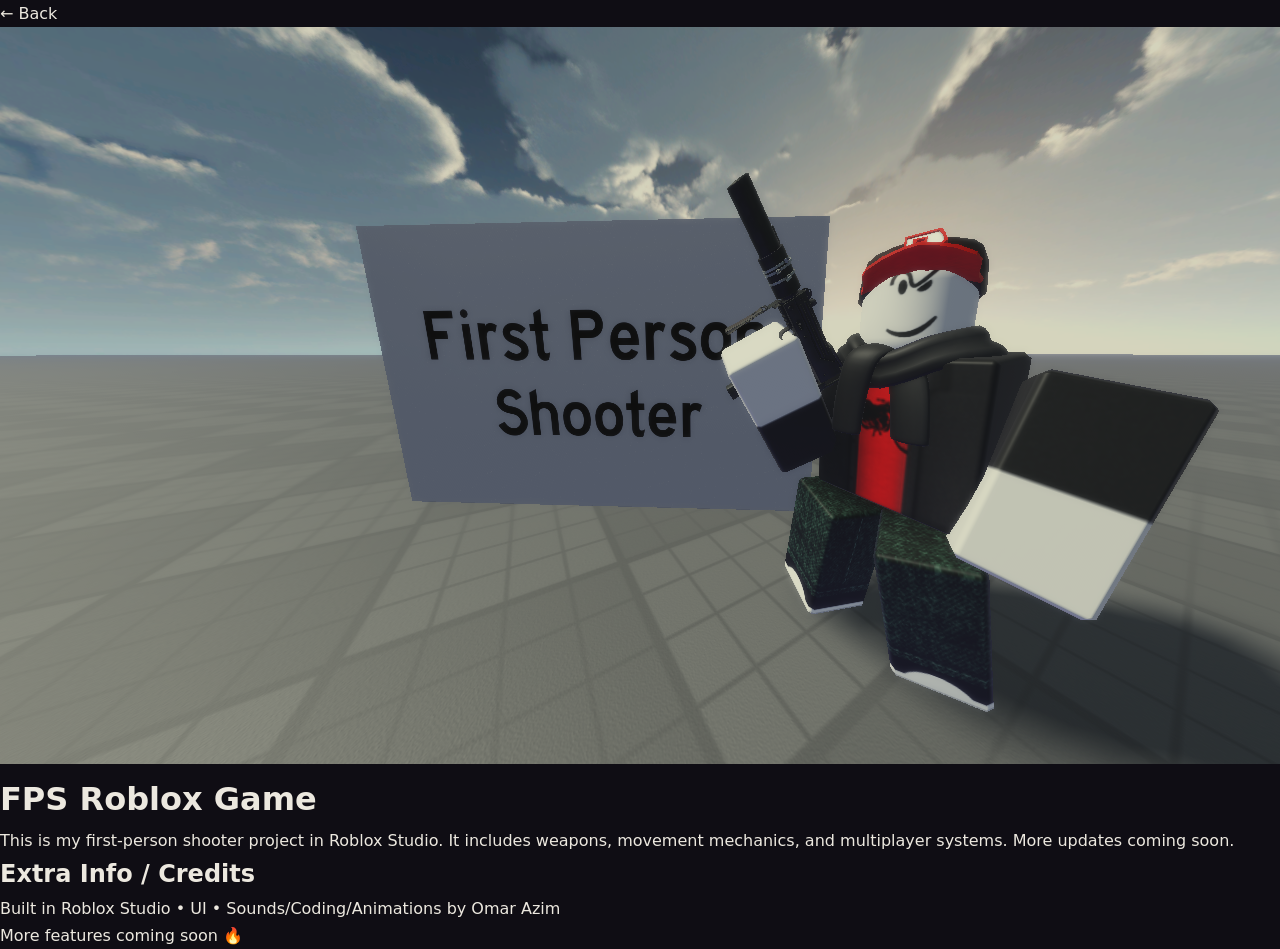
<file: FPS GAME.HTML>
<!DOCTYPE html>
<html lang="en">
<head>
    <title>FPS Roblox Game</title>
    <link rel="stylesheet" href="style.css">
</head>

<body>

    <div class="project-layout">

        <!-- BACK BUTTON -->
        <a href="index.html" class="back-btn">← Back</a>

        <!-- TOP GRID -->
        <div class="top-grid">

            <!-- IMAGE BOX -->
            <div class="project-image">
                <img src="First Person Shooter.png" alt="Project Image">
            </div>

            <!-- DESCRIPTION BOX -->
            <div class="project-desc">
                <h1>FPS Roblox Game</h1>
                <p>
                    This is my first-person shooter project in Roblox Studio.
                    It includes weapons, movement mechanics, and multiplayer systems.
                    More updates coming soon.
                </p>
            </div>

        </div>

        <!-- BOTTOM INFO SECTION -->
        <div class="project-footer-box">
            <h2>Extra Info / Credits</h2>
            <p>
                Built in Roblox Studio • UI • Sounds/Coding/Animations by Omar Azim  
                <br>
                More features coming soon 🔥
            </p>
        </div>

    </div>

</body>
</html>
</file>
<file: style.css>
/* ═══════════════════════════════════════════════════════════
   OmarsWorld v7 — style.css
   Cinematic premium portfolio — enhanced & refined
   New sections: Numbers, Interlude, Currently Building
   Fixed: spacing, centering, visual hierarchy, Instagram
═══════════════════════════════════════════════════════════ */

/* ─── TOKENS ─────────────────────────────────────────────── */
:root {
  /* Surfaces */
  --bg:         #0f0d14;
  --bg2:        #17141f;
  --bg3:        #1d1a28;
  --bg4:        #252131;
  --surf:       rgba(255,255,255,0.038);
  --surf2:      rgba(255,255,255,0.065);
  --bdr:        rgba(255,255,255,0.072);
  --bdr2:       rgba(255,255,255,0.13);

  /* Text */
  --tx:         #ece8df;
  --tx-dim:     #8a8296;
  --tx-muted:   rgba(138,130,150,0.46);

  /* Accents */
  --gold:       #c8a46a;
  --gold-d:     rgba(200,164,106,0.1);
  --gold-g:     rgba(200,164,106,0.22);
  --gold-b:     #dab87c;
  --warm:       #b8917a;
  --blue:       #5b87df;
  --blue-d:     rgba(91,135,223,0.12);

  /* Type */
  --serif:      'Cormorant Garamond', Georgia, serif;
  --mono:       'DM Mono', 'Courier New', monospace;
  --sans:       'Nunito Sans', system-ui, sans-serif;

  /* Layout */
  --nav-h:      68px;
  --w:          1180px;
  --pad:        40px;

  /* Radius */
  --r:          10px;
  --rl:         16px;
  --rxl:        22px;

  /* Easing */
  --ease:       cubic-bezier(0.4, 0, 0.2, 1);
  --spring:     cubic-bezier(0.34, 1.56, 0.64, 1);
  --cin:        cubic-bezier(0.16, 1, 0.3, 1);
}

/* ─── RESET ──────────────────────────────────────────────── */
*, *::before, *::after { box-sizing: border-box; margin: 0; padding: 0; }
html { scroll-behavior: smooth; }
body {
  font-family: var(--sans);
  background: var(--bg);
  color: var(--tx);
  overflow-x: hidden;
  min-height: 100vh;
  line-height: 1.7;
  -webkit-font-smoothing: antialiased;
  cursor: none;
}
@media (hover: none) { body { cursor: auto; } }
a { text-decoration: none; color: inherit; }
ul { list-style: none; }
::-webkit-scrollbar { width: 3px; }
::-webkit-scrollbar-track { background: var(--bg); }
::-webkit-scrollbar-thumb { background: var(--gold); border-radius: 99px; }

/* ─── OVERLAYS ───────────────────────────────────────────── */
.grain {
  position: fixed; inset: 0; z-index: 10; pointer-events: none;
  background-image: url("data:image/svg+xml,%3Csvg xmlns='http://www.w3.org/2000/svg' width='256' height='256'%3E%3Cfilter id='n'%3E%3CfeTurbulence type='fractalNoise' baseFrequency='0.85' numOctaves='4' stitchTiles='stitch'/%3E%3C/filter%3E%3Crect width='100%25' height='100%25' filter='url(%23n)' opacity='0.052'/%3E%3C/svg%3E");
  background-size: 180px;
  mix-blend-mode: overlay; opacity: 0.65;
}
.vignette {
  position: fixed; inset: 0; z-index: 9; pointer-events: none;
  background: radial-gradient(ellipse at 50% 50%, transparent 50%, rgba(0,0,0,0.52) 100%);
}
.progress-bar {
  position: fixed; top: 0; left: 0; height: 1.5px; width: 0%;
  background: linear-gradient(90deg, var(--gold), var(--warm));
  z-index: 1000; transition: width 0.08s linear;
  box-shadow: 0 0 8px var(--gold-g);
}

/* ─── CURSOR ─────────────────────────────────────────────── */
.cursor-dot {
  position: fixed; z-index: 9990; pointer-events: none;
  width: 7px; height: 7px; border-radius: 50%;
  background: var(--gold);
  box-shadow: 0 0 12px var(--gold-g);
  transform: translate(-50%, -50%);
  transition: width .18s var(--spring), height .18s var(--spring), background .15s;
  will-change: left, top;
}
.cursor-ring {
  position: fixed; z-index: 9989; pointer-events: none;
  width: 30px; height: 30px; border-radius: 50%;
  border: 1px solid rgba(200,164,106,0.28);
  transform: translate(-50%, -50%);
  transition: width .25s var(--cin), height .25s var(--cin), border-color .2s;
  will-change: left, top;
}
body.cur-on .cursor-dot { width: 11px; height: 11px; background: var(--gold-b); }
body.cur-on .cursor-ring { width: 44px; height: 44px; border-color: rgba(200,164,106,0.46); }
@media (hover: none) { .cursor-dot, .cursor-ring { display: none; } }

/* ─── LAYOUT ─────────────────────────────────────────────── */
.container {
  max-width: var(--w);
  margin: 0 auto;
  padding: 0 var(--pad);
}
.section { padding: 128px 0; position: relative; z-index: 2; }

/* Section rule — cinematic shimmer line */
.sec-rule {
  position: absolute; top: 0; left: 50%; transform: translateX(-50%);
  width: 80%; max-width: 900px; height: 1px;
  background: linear-gradient(90deg, transparent, var(--bdr2) 25%, var(--bdr2) 75%, transparent);
  overflow: hidden;
}
.sec-rule::after {
  content: '';
  position: absolute; top: 0; left: -30%; width: 30%; height: 100%;
  background: linear-gradient(90deg, transparent, rgba(200,164,106,0.5), transparent);
  animation: shimmer 7s ease-in-out infinite;
}
@keyframes shimmer { from { left: -30%; } to { left: 130%; } }

/* ─── TYPE UTILITIES ─────────────────────────────────────── */
.label-xs {
  font-family: var(--mono); font-size: 0.6rem; letter-spacing: 0.22em;
  text-transform: uppercase; color: var(--tx-muted);
}
.sec-tag {
  display: block; font-family: var(--mono); font-size: 0.64rem;
  letter-spacing: 0.22em; text-transform: uppercase; color: var(--gold);
  margin-bottom: 14px;
}
.sec-head { margin-bottom: 64px; }
.sec-head-center { text-align: center; }
.sec-head-center .sec-sub { margin: 12px auto 0; }
.sec-title {
  font-family: var(--serif); font-size: clamp(2.8rem, 6vw, 5rem);
  font-weight: 300; line-height: 1; letter-spacing: -0.01em;
}
.sec-title em {
  font-style: italic;
  background: linear-gradient(130deg, var(--gold), var(--warm));
  -webkit-background-clip: text; -webkit-text-fill-color: transparent; background-clip: text;
}
.sec-sub { font-size: 0.9rem; color: var(--tx-dim); line-height: 1.75; max-width: 480px; margin-top: 12px; }

/* ─── REVEAL ─────────────────────────────────────────────── */
/* Cinematic — landing only, keyframe-driven */
.cin {
  opacity: 0;
  animation: cinAnim 1s var(--cin) both;
  animation-delay: var(--d, 0s);
}
@keyframes cinAnim {
  from { opacity: 0; transform: translateY(22px); }
  to   { opacity: 1; transform: translateY(0); }
}
/* Scroll-triggered */
.sr-fade { opacity: 0; transition: opacity 0.9s var(--cin); transition-delay: calc(var(--ri,0)*0.07s); }
.sr-fade.vis { opacity: 1; }
.sr-up { opacity: 0; transform: translateY(34px); transition: opacity 0.82s var(--cin), transform 0.82s var(--cin); transition-delay: calc(var(--ri,0)*0.08s); }
.sr-up.vis { opacity: 1; transform: translateY(0); }

/* ─── BUTTONS ────────────────────────────────────────────── */
.btn {
  display: inline-flex; align-items: center; gap: 8px;
  font-family: var(--mono); font-size: 0.75rem; letter-spacing: 0.1em;
  text-transform: uppercase; border: none; cursor: none; border-radius: var(--r);
  padding: 13px 26px; transition: transform .28s var(--spring), box-shadow .28s, background .18s;
  will-change: transform;
}
.btn:hover  { transform: translateY(-2px) scale(1.02); }
.btn:active { transform: scale(0.98); }
.btn-solid  {
  background: var(--gold); color: var(--bg);
  box-shadow: 0 0 22px var(--gold-g);
}
.btn-solid:hover { background: var(--gold-b); box-shadow: 0 0 44px rgba(200,164,106,0.38), 0 8px 28px rgba(0,0,0,0.38); }
.btn-ghost {
  background: transparent; color: var(--tx-dim);
  border: 1px solid var(--bdr2);
}
.btn-ghost:hover { color: var(--tx); border-color: rgba(200,164,106,0.35); }
.btn-full { width: 100%; justify-content: center; }
.arr-link { font-family: var(--mono); font-size: 0.7rem; letter-spacing: 0.1em; color: var(--tx-dim); cursor: none; transition: color .2s, letter-spacing .22s; }
.arr-link:hover { color: var(--gold); letter-spacing: 0.15em; }

/* ─── TAGS ───────────────────────────────────────────────── */
.tag { font-family: var(--mono); font-size: 0.58rem; letter-spacing: 0.1em; text-transform: uppercase; padding: 3px 10px; border-radius: 50px; }
.tag-game { color: var(--gold);    background: var(--gold-d);    border: 1px solid rgba(200,164,106,0.22); }
.tag-web  { color: var(--tx-dim);  background: var(--surf2);     border: 1px solid var(--bdr2); }
.tag-wip  { color: var(--warm);    background: rgba(184,145,122,0.1); border: 1px solid rgba(184,145,122,0.2); }
.wip-badge { font-family: var(--mono); font-size: 0.6rem; letter-spacing: 0.1em; text-transform: uppercase; color: var(--warm); background: rgba(184,145,122,0.1); border: 1px solid rgba(184,145,122,0.2); padding: 3px 10px; border-radius: 50px; }

/* ─── SKILL BADGES ───────────────────────────────────────── */
.sk-badge { font-family: var(--mono); font-size: 0.57rem; font-weight: 400; letter-spacing: 0.1em; text-transform: uppercase; padding: 3px 9px; border-radius: 50px; }
.badge-strong   { color: var(--gold);   background: var(--gold-d);    border: 1px solid rgba(200,164,106,0.25); }
.badge-improving{ color: var(--blue);   background: var(--blue-d);    border: 1px solid rgba(91,135,223,0.25); }
.badge-learning { color: var(--warm);   background: rgba(184,145,122,0.1); border: 1px solid rgba(184,145,122,0.25); }

/* ═══════════════════════════════════════════════════════════
   NAV
═══════════════════════════════════════════════════════════ */
.nav {
  position: fixed; top: 18px; left: 50%; transform: translateX(-50%);
  z-index: 800; width: calc(100% - 56px); max-width: 880px;
  border-radius: 50px; border: 1px solid transparent;
  transition: background .45s var(--ease), border-color .45s, box-shadow .45s;
}
.nav.scrolled {
  background: rgba(15,13,20,0.84);
  backdrop-filter: blur(22px) saturate(1.4);
  border-color: var(--bdr);
  box-shadow: 0 8px 48px rgba(0,0,0,0.52);
}
.nav-wrap { display: flex; align-items: center; justify-content: space-between; padding: 11px 22px; }
.nav-logo {
  display: flex; align-items: center; gap: 8px;
  font-family: var(--mono); font-size: 0.82rem; letter-spacing: 0.1em; cursor: none;
  transition: opacity .2s;
}
.nav-logo:hover { opacity: 0.7; }
.logo-gem { color: var(--gold); }
.nav-list { display: flex; gap: 2px; }
.nav-a {
  font-family: var(--mono); font-size: 0.7rem; letter-spacing: 0.1em; text-transform: uppercase;
  color: var(--tx-dim); padding: 7px 14px; border-radius: 50px; cursor: none;
  transition: color .2s, background .2s;
}
.nav-a:hover, .nav-a.active { color: var(--tx); background: var(--surf); }
.nav-a.active { color: var(--gold); }
.nav-burger { display: none; flex-direction: column; gap: 5px; background: none; border: none; cursor: none; padding: 4px; }
.nav-burger span { display: block; width: 20px; height: 1.5px; background: var(--tx); border-radius: 2px; transition: transform .3s, opacity .3s; }
.nav-burger.open span:nth-child(1) { transform: translateY(6.5px) rotate(45deg); }
.nav-burger.open span:nth-child(2) { opacity: 0; }

/* ═══════════════════════════════════════════════════════════
   HERO
═══════════════════════════════════════════════════════════ */
.hero {
  position: relative; min-height: 100vh;
  display: grid; grid-template-columns: 52px 1fr 52px;
  align-items: center; padding-top: var(--nav-h); overflow: hidden;
}

/* Background layers */
.hero-bg { position: absolute; inset: 0; pointer-events: none; }
.blob { position: absolute; border-radius: 50%; filter: blur(140px); }
.blob-a { width: 520px; height: 520px; top: -10%; left: 15%; background: radial-gradient(circle, rgba(200,164,106,0.08), transparent 65%); animation: blobMove 22s ease-in-out infinite alternate; }
.blob-b { width: 430px; height: 430px; bottom: 5%; right: 10%;  background: radial-gradient(circle, rgba(91,135,223,0.065), transparent 65%); animation: blobMove 17s 4s ease-in-out infinite alternate; }
.blob-c { width: 300px; height: 300px; top: 38%; right: 28%;    background: radial-gradient(circle, rgba(184,145,122,0.055), transparent 65%); animation: blobMove 12s 2s ease-in-out infinite alternate; }
@keyframes blobMove { from { transform: translate(0,0); } to { transform: translate(28px,18px); } }
.hero-grid {
  position: absolute; inset: 0;
  background-image: linear-gradient(rgba(255,255,255,0.015) 1px, transparent 1px), linear-gradient(90deg, rgba(255,255,255,0.015) 1px, transparent 1px);
  background-size: 64px 64px;
  mask-image: radial-gradient(ellipse 70% 70% at 50% 50%, black, transparent);
}
.hero-hline { position: absolute; left: 0; right: 0; height: 1px; background: linear-gradient(90deg, transparent, rgba(200,164,106,0.055) 20%, rgba(200,164,106,0.055) 80%, transparent); }
.hero-hline-t { top: 22%; }
.hero-hline-b { bottom: 22%; }

/* Side labels */
.hero-side {
  writing-mode: vertical-rl; font-family: var(--mono);
  font-size: 0.57rem; letter-spacing: 0.24em; text-transform: uppercase;
  color: var(--tx-muted); user-select: none; z-index: 2;
  align-self: center; justify-self: center;
}
.hero-side-r { transform: rotate(180deg); }

/* Content */
.hero-content { text-align: center; z-index: 2; padding: 0 20px; }

.hero-chip {
  display: inline-flex; align-items: center; gap: 8px;
  font-family: var(--mono); font-size: 0.66rem; letter-spacing: 0.12em;
  color: var(--gold); background: var(--gold-d);
  border: 1px solid rgba(200,164,106,0.22); padding: 6px 16px; border-radius: 50px;
  margin-bottom: 32px;
}
.chip-dot { width: 6px; height: 6px; border-radius: 50%; background: var(--gold); box-shadow: 0 0 8px var(--gold); animation: pulse 1.8s ease-in-out infinite; }
@keyframes pulse { 0%,100%{opacity:1;transform:scale(1)} 50%{opacity:0.35;transform:scale(0.8)} }

.hero-title {
  font-family: var(--serif);
  font-size: clamp(5.5rem, 16vw, 13rem);
  font-weight: 300; line-height: 0.88; letter-spacing: -0.01em;
  margin-bottom: 32px;
}
.ht-line  { display: block; color: var(--tx); }
.ht-em    { font-style: italic; }
.ht-em em {
  background: linear-gradient(130deg, var(--gold) 0%, var(--warm) 55%, #e8d4b0 100%);
  -webkit-background-clip: text; -webkit-text-fill-color: transparent; background-clip: text;
  filter: drop-shadow(0 0 28px rgba(200,164,106,0.28));
}
.ht-rule { display: flex; justify-content: center; margin: 12px 0; }
.ht-rule-line {
  display: block; width: 72px; height: 1px;
  background: linear-gradient(90deg, transparent, var(--gold), transparent);
  transform-origin: left;
  animation: expandLine 0.9s var(--cin) 0.62s both;
}
@keyframes expandLine { from { transform: scaleX(0); } to { transform: scaleX(1); } }

.hero-sub { font-size: clamp(0.88rem, 2vw, 1.04rem); color: var(--tx-dim); line-height: 1.8; margin-bottom: 44px; }
.hero-cta { display: flex; gap: 16px; justify-content: center; flex-wrap: wrap; margin-bottom: 56px; }

/* Stats row */
.hero-stats {
  display: flex; align-items: center; justify-content: center; gap: 0;
}
.hstat { display: flex; flex-direction: column; align-items: center; padding: 0 32px; cursor: none; }
.hstat-val { font-family: var(--serif); font-size: 2.2rem; font-weight: 300; color: var(--gold); line-height: 1; }
.hstat-key { font-family: var(--mono); font-size: 0.58rem; letter-spacing: 0.16em; text-transform: uppercase; color: var(--tx-dim); margin-top: 4px; }
.hstat-divider { width: 1px; height: 40px; background: var(--bdr2); }

/* Scroll hint */
.hero-scroll { position: absolute; bottom: 36px; right: 8%; z-index: 3; display: flex; flex-direction: column; align-items: center; gap: 9px; }
.hs-track { width: 1px; height: 46px; background: var(--bdr); position: relative; overflow: hidden; }
.hs-fill { position: absolute; top: -100%; left: 0; width: 100%; height: 50%; background: linear-gradient(to bottom, var(--gold), transparent); animation: dropScroll 2.4s ease-in-out infinite; }
@keyframes dropScroll { from { top: -50%; } to { top: 150%; } }

/* ═══════════════════════════════════════════════════════════
   MARQUEE
═══════════════════════════════════════════════════════════ */
.marquee {
  border-top: 1px solid var(--bdr); border-bottom: 1px solid var(--bdr);
  background: var(--bg2); padding: 13px 0; overflow: hidden; position: relative; z-index: 2;
}
.marquee-inner {
  display: flex; gap: 36px; white-space: nowrap;
  animation: scrollTicker 30s linear infinite;
  font-family: var(--mono); font-size: 0.67rem; letter-spacing: 0.2em; text-transform: uppercase; color: var(--tx-dim);
}
.msep { color: var(--gold); opacity: 0.45; font-size: 0.48em; }
@keyframes scrollTicker { from { transform: translateX(0); } to { transform: translateX(-50%); } }

/* ═══════════════════════════════════════════════════════════
   NUMBERS
═══════════════════════════════════════════════════════════ */
.numbers {
  position: relative; z-index: 2;
  background: var(--bg2);
  border-top: 1px solid var(--bdr); border-bottom: 1px solid var(--bdr);
  padding: 72px 0;
}
.numbers-grid {
  display: flex; align-items: center; justify-content: center;
  gap: 0;
}
.num-item {
  text-align: center; padding: 0 56px; flex: 1; max-width: 240px;
  cursor: default;
}
.num-val {
  font-family: var(--serif); font-size: clamp(3rem, 6vw, 5rem); font-weight: 300;
  line-height: 1; color: var(--gold);
  background: linear-gradient(135deg, var(--gold), var(--gold-b));
  -webkit-background-clip: text; -webkit-text-fill-color: transparent; background-clip: text;
}
.num-plus { font-family: var(--serif); font-size: 2rem; font-weight: 300; color: var(--gold); opacity: 0.5; line-height: 1; display: inline-block; margin-left: 2px; -webkit-text-fill-color: unset; }
.num-label { font-family: var(--mono); font-size: 0.62rem; letter-spacing: 0.18em; text-transform: uppercase; color: var(--tx-dim); margin-top: 10px; }
.num-divider { width: 1px; height: 64px; background: var(--bdr2); flex-shrink: 0; }

/* ═══════════════════════════════════════════════════════════
   WORK
═══════════════════════════════════════════════════════════ */
/* Tilt base */
.tilt { transform-style: preserve-3d; }

/* Featured */
.feat-card {
  background: var(--surf); border: 1px solid var(--bdr);
  border-radius: var(--rxl); overflow: hidden; position: relative;
  display: grid; grid-template-columns: 1fr 300px;
  cursor: none; transition: border-color .35s, box-shadow .35s;
  margin-bottom: 28px;
}
.feat-card:hover { border-color: rgba(200,164,106,0.26); box-shadow: 0 24px 80px rgba(0,0,0,0.42), 0 0 60px rgba(200,164,106,0.055); }
.feat-glow { position: absolute; inset: 0; pointer-events: none; background: radial-gradient(circle at 70% 50%, rgba(200,164,106,0.06), transparent 60%); opacity: 0; transition: opacity .4s; }
.feat-card:hover .feat-glow { opacity: 1; }
.feat-body { padding: 46px; display: flex; flex-direction: column; gap: 20px; }
.feat-meta { display: flex; align-items: center; gap: 12px; }
.feat-title { font-family: var(--serif); font-size: clamp(2rem, 4vw, 3.2rem); font-weight: 300; letter-spacing: -0.01em; line-height: 1.05; }
.feat-desc  { font-size: 0.88rem; color: var(--tx-dim); line-height: 1.8; max-width: 520px; }
.feat-list  { list-style: none; display: flex; flex-direction: column; gap: 7px; }
.feat-list li { font-size: 0.8rem; color: var(--tx-dim); display: flex; align-items: center; gap: 10px; }
.feat-list li::before { content: ''; width: 5px; height: 5px; border-radius: 50%; background: var(--gold); flex-shrink: 0; }
.feat-stack { display: flex; gap: 7px; flex-wrap: wrap; }
.feat-stack span { font-family: var(--mono); font-size: 0.58rem; letter-spacing: 0.07em; background: var(--surf2); border: 1px solid var(--bdr); padding: 3px 9px; border-radius: 4px; color: var(--tx-dim); }
.feat-aside { background: var(--bg3); border-left: 1px solid var(--bdr); display: flex; flex-direction: column; align-items: center; justify-content: center; gap: 28px; padding: 40px; }
.feat-emblem { display: flex; flex-direction: column; align-items: center; gap: 12px; }
.feat-emoji { font-size: 3.4rem; line-height: 1; }

/* Project cards */
.proj-grid { display: grid; grid-template-columns: repeat(4, 1fr); gap: 18px; }
.proj-card {
  background: var(--surf); border: 1px solid var(--bdr); border-radius: var(--rl);
  padding: 26px; display: flex; flex-direction: column; gap: 12px;
  position: relative; overflow: hidden; cursor: none;
  transition: transform .3s var(--ease), border-color .3s, box-shadow .3s;
}
.proj-card-glow {
  position: absolute; inset: 0; opacity: 0; transition: opacity .35s; pointer-events: none;
  background: radial-gradient(circle at 50% 0%, rgba(200,164,106,0.07), transparent 60%);
}
.proj-card:hover { transform: translateY(-6px); border-color: rgba(200,164,106,0.22); box-shadow: 0 16px 48px rgba(0,0,0,0.35); }
.proj-card:hover .proj-card-glow { opacity: 1; }
.proj-card-wip { opacity: 0.72; }
.proj-card-wip:hover { opacity: 1; }
.pc-head { display: flex; justify-content: space-between; align-items: flex-start; }
.pc-emoji { font-size: 1.55rem; line-height: 1; }
.pc-title { font-family: var(--serif); font-size: 1.28rem; font-weight: 300; letter-spacing: -0.01em; }
.pc-desc  { font-size: 0.8rem; color: var(--tx-dim); line-height: 1.65; flex: 1; }
.pc-foot  { display: flex; justify-content: space-between; align-items: center; margin-top: auto; }
.pc-stack { display: flex; gap: 5px; flex-wrap: wrap; }
.pc-stack span { font-family: var(--mono); font-size: 0.56rem; letter-spacing: 0.07em; background: var(--surf2); border: 1px solid var(--bdr); padding: 2px 7px; border-radius: 4px; color: var(--tx-dim); }

/* ═══════════════════════════════════════════════════════════
   INTERLUDE — cinematic full-bleed quote
═══════════════════════════════════════════════════════════ */
.interlude {
  position: relative; z-index: 2;
  background: var(--bg3);
  border-top: 1px solid var(--bdr); border-bottom: 1px solid var(--bdr);
  padding: 96px 0; overflow: hidden;
}
.interlude-bg { position: absolute; inset: 0; pointer-events: none; }
.ibl { position: absolute; border-radius: 50%; filter: blur(120px); }
.ibl-a { width: 400px; height: 400px; top: -100px; left: 20%; background: radial-gradient(circle, rgba(200,164,106,0.06), transparent 60%); }
.ibl-b { width: 350px; height: 350px; bottom: -80px; right: 20%; background: radial-gradient(circle, rgba(91,135,223,0.05), transparent 60%); }
.interlude-quote {
  max-width: 780px; margin: 0 auto; text-align: center; position: relative; z-index: 1;
}
.iq-mark {
  display: block; font-family: var(--serif); font-size: 7rem; line-height: 0.6;
  color: var(--gold); opacity: 0.18; margin-bottom: 24px; font-style: italic;
}
.interlude-quote p {
  font-family: var(--serif); font-size: clamp(1.4rem, 3.5vw, 2.4rem);
  font-weight: 300; font-style: italic; line-height: 1.4; color: var(--tx); letter-spacing: -0.01em;
}
.interlude-quote cite {
  display: block; font-family: var(--mono); font-size: 0.65rem;
  letter-spacing: 0.2em; text-transform: uppercase; color: var(--tx-dim);
  margin-top: 28px; font-style: normal;
}

/* ═══════════════════════════════════════════════════════════
   SKILLS
═══════════════════════════════════════════════════════════ */
.skills-wrap { display: grid; grid-template-columns: 1fr 320px; gap: 48px; align-items: start; }

/* Skill rows */
.sk-row { cursor: default; padding-bottom: 24px; border-bottom: 1px solid var(--bdr); }
.sk-row:last-child { border-bottom: none; padding-bottom: 0; }
.sk-head { display: flex; align-items: center; justify-content: space-between; margin-bottom: 11px; }
.sk-id   { display: flex; align-items: center; gap: 10px; }
.sk-icon {
  width: 28px; height: 28px; display: flex; align-items: center; justify-content: center;
  border-radius: 7px; background: var(--surf2); border: 1px solid var(--bdr);
  flex-shrink: 0; font-size: 0.9rem;
}
.sk-icon-html { color: #f06529; }
.sk-icon-css  { color: var(--blue); }
.sk-icon-js   { color: #d4b44a; }
.sk-icon-game { background: none; border: none; font-size: 1.05rem; }
.sk-name { font-family: var(--sans); font-size: 0.9rem; font-weight: 600; color: var(--tx); letter-spacing: 0.01em; }
.sk-track { height: 3px; background: var(--surf2); border-radius: 3px; overflow: hidden; margin-bottom: 9px; }
.sk-fill { height: 100%; width: 0; border-radius: 3px; transition: width 1.3s var(--cin); }
.fill-orange { background: linear-gradient(90deg, #f06529, #e45527); }
.fill-blue   { background: linear-gradient(90deg, var(--blue), #3b6ec4); }
.fill-gold   { background: linear-gradient(90deg, var(--gold), var(--gold-b)); }
.fill-warm   { background: linear-gradient(90deg, var(--warm), var(--gold)); }
.sk-desc { font-size: 0.78rem; color: var(--tx-muted); line-height: 1.6; }

/* Aside */
.skills-aside { display: flex; flex-direction: column; gap: 16px; }
.aside-card {
  background: var(--surf); border: 1px solid var(--bdr); border-radius: var(--rl); padding: 22px;
}
.aside-label { display: block; margin-bottom: 16px; }
.legend { display: flex; flex-direction: column; gap: 10px; }
.legend-row { display: flex; align-items: center; gap: 10px; font-size: 0.78rem; color: var(--tx-dim); }
.tool-tags { display: flex; flex-wrap: wrap; gap: 7px; }
.tool-tags span {
  font-family: var(--mono); font-size: 0.6rem; letter-spacing: 0.06em;
  background: var(--surf2); border: 1px solid var(--bdr); padding: 4px 10px; border-radius: var(--r);
  color: var(--tx-dim); transition: border-color .2s, color .2s; cursor: default;
}
.tool-tags span:hover { border-color: rgba(200,164,106,0.3); color: var(--gold); }
.aside-card-focus { display: flex; gap: 14px; align-items: flex-start; border-color: rgba(200,164,106,0.2); }
.focus-dot { width: 8px; height: 8px; border-radius: 50%; background: var(--gold); box-shadow: 0 0 8px var(--gold); flex-shrink: 0; margin-top: 5px; animation: pulse 1.8s ease-in-out infinite; }
.aside-card-focus strong { display: block; font-family: var(--mono); font-size: 0.65rem; letter-spacing: 0.12em; text-transform: uppercase; color: var(--gold); margin-bottom: 7px; }
.aside-card-focus p { font-size: 0.8rem; color: var(--tx-dim); line-height: 1.65; }

/* ═══════════════════════════════════════════════════════════
   CURRENTLY BUILDING
═══════════════════════════════════════════════════════════ */
.building-section {
  position: relative; z-index: 2; padding: 0;
  background: var(--bg2);
  border-top: 1px solid var(--bdr); border-bottom: 1px solid var(--bdr);
}
.building-wrap {
  display: grid; grid-template-columns: 1fr 1fr;
  gap: 64px; align-items: center;
  padding: 80px var(--pad);
  max-width: var(--w); margin: 0 auto;
}
.building-title { font-family: var(--serif); font-size: clamp(2.4rem, 5vw, 4rem); font-weight: 300; line-height: 1; margin: 12px 0 18px; }
.building-title em { font-style: italic; background: linear-gradient(130deg, var(--gold), var(--warm)); -webkit-background-clip: text; -webkit-text-fill-color: transparent; background-clip: text; }
.building-desc { font-size: 0.9rem; color: var(--tx-dim); line-height: 1.8; margin-bottom: 20px; }
.building-tags { display: flex; gap: 8px; flex-wrap: wrap; }

/* Build track rows */
.build-track-row {
  display: grid; grid-template-columns: 140px 1fr 36px;
  align-items: center; gap: 14px; margin-bottom: 18px;
  font-family: var(--mono); font-size: 0.7rem; letter-spacing: 0.06em; color: var(--tx-dim);
}
.btr-bar { height: 3px; background: var(--surf2); border-radius: 3px; overflow: hidden; }
.btr-fill { height: 100%; width: 0; border-radius: 3px; background: linear-gradient(90deg, var(--gold), var(--warm)); transition: width 1.3s var(--cin); }
.btr-pct { text-align: right; }
.building-eta { display: flex; align-items: center; gap: 10px; font-family: var(--mono); font-size: 0.68rem; letter-spacing: 0.08em; color: var(--tx-muted); margin-top: 22px; }

/* ═══════════════════════════════════════════════════════════
   ABOUT
═══════════════════════════════════════════════════════════ */
.about-grid { display: grid; grid-template-columns: 260px 1fr; gap: 56px; align-items: start; }

/* Profile card */
.profile-card {
  background: var(--surf); border: 1px solid var(--bdr);
  border-radius: var(--rxl); overflow: hidden; position: relative; cursor: none;
  transition: border-color .3s, box-shadow .3s;
}
.profile-card:hover { border-color: rgba(200,164,106,0.24); box-shadow: 0 16px 56px rgba(0,0,0,0.38); }
.pc-glow-line { position: absolute; top: 0; left: 0; right: 0; height: 2px; background: linear-gradient(90deg, transparent, var(--gold), transparent); opacity: 0.65; }
.pc-body { padding: 34px 26px; text-align: center; }
.pc-avatar-wrap { position: relative; width: 86px; height: 86px; margin: 0 auto 16px; }
.pc-ring { position: absolute; inset: -6px; border-radius: 50%; border: 1px solid transparent; background: linear-gradient(var(--bg), var(--bg)) padding-box, linear-gradient(135deg, var(--gold), var(--warm)) border-box; animation: spinRing 10s linear infinite; }
@keyframes spinRing { to { transform: rotate(360deg); } }
.pc-avatar { width: 86px; height: 86px; border-radius: 50%; background: linear-gradient(135deg, var(--bg2), var(--bg3)); border: 1px solid var(--bdr); display: flex; align-items: center; justify-content: center; position: relative; z-index: 1; }
.pc-avatar em { font-family: var(--serif); font-size: 3rem; font-weight: 300; font-style: italic; color: var(--gold); }
.pc-status { display: flex; align-items: center; gap: 6px; font-family: var(--mono); font-size: 0.58rem; letter-spacing: 0.12em; color: var(--tx-dim); justify-content: center; margin-bottom: 8px; }
.pc-status-dot { width: 6px; height: 6px; border-radius: 50%; background: #4ade80; box-shadow: 0 0 7px #4ade80; animation: pulse 1.8s infinite; }
.pc-name { font-family: var(--serif); font-size: 2rem; font-weight: 300; letter-spacing: 0.02em; }
.pc-role { font-size: 0.75rem; color: var(--tx-dim); letter-spacing: 0.05em; }
.pc-divider { height: 1px; background: var(--bdr); margin: 18px 0; }
.pc-chips { display: flex; flex-direction: column; gap: 7px; }
.pc-chips span { font-family: var(--mono); font-size: 0.66rem; letter-spacing: 0.06em; background: var(--surf2); border: 1px solid var(--bdr); padding: 7px 12px; border-radius: var(--r); color: var(--tx-dim); transition: border-color .2s, color .2s; cursor: default; }
.pc-chips span:hover { border-color: rgba(200,164,106,0.3); color: var(--gold); }

/* About text blocks */
.about-blocks { display: flex; flex-direction: column; }
.ab-row { display: flex; gap: 24px; padding: 28px 0; border-bottom: 1px solid var(--bdr); transition: padding-left .2s; }
.ab-row:first-child { padding-top: 0; }
.ab-row:last-child  { border-bottom: none; }
.ab-row:hover { padding-left: 6px; }
.ab-num { font-family: var(--serif); font-size: 1rem; font-style: italic; color: var(--gold); opacity: 0.35; min-width: 22px; flex-shrink: 0; margin-top: 2px; }
.ab-row h4 { font-family: var(--serif); font-size: 1.1rem; font-weight: 300; letter-spacing: 0.01em; margin-bottom: 8px; }
.ab-row p  { font-size: 0.875rem; color: var(--tx-dim); line-height: 1.8; }

/* ═══════════════════════════════════════════════════════════
   PROCESS
═══════════════════════════════════════════════════════════ */
.process-grid {
  display: grid; grid-template-columns: repeat(4, 1fr); gap: 20px;
}
.process-step {
  background: var(--surf); border: 1px solid var(--bdr);
  border-radius: var(--rxl); padding: 32px 28px; cursor: default;
  transition: border-color .35s, transform .35s var(--spring), box-shadow .35s;
}
.process-step:hover { border-color: rgba(200,164,106,0.28); transform: translateY(-6px); box-shadow: 0 16px 48px rgba(0,0,0,0.35), 0 0 28px rgba(200,164,106,0.055); }
.pstep-num { font-family: var(--serif); font-size: 3rem; font-weight: 300; font-style: italic; color: var(--gold); opacity: 0.2; line-height: 1; margin-bottom: 16px; }
.pstep-name { font-family: var(--serif); font-size: 1.2rem; font-weight: 300; margin-bottom: 10px; }
.pstep-desc { font-size: 0.82rem; color: var(--tx-dim); line-height: 1.75; }

/* ═══════════════════════════════════════════════════════════
   Q&A
═══════════════════════════════════════════════════════════ */
.qa-wrap { max-width: 720px; margin: 0 auto; }
.qa-item { border-bottom: 1px solid var(--bdr); transition: background .2s; }
.qa-item.open { background: var(--surf); border-radius: var(--r); margin: 0 -16px; padding: 0 16px; }
.qa-btn { display: flex; align-items: center; gap: 16px; width: 100%; background: none; border: none; cursor: none; padding: 22px 0; text-align: left; }
.qa-btn:hover .qa-q { color: var(--gold); }
.qa-num { font-family: var(--mono); font-size: 0.62rem; letter-spacing: 0.14em; color: var(--gold); opacity: 0.4; min-width: 22px; }
.qa-q   { font-family: var(--serif); font-size: 1.06rem; font-weight: 300; color: var(--tx); flex: 1; transition: color .2s; }
.qa-icon { width: 26px; height: 26px; border-radius: 50%; border: 1px solid var(--bdr); display: flex; align-items: center; justify-content: center; color: var(--tx-dim); flex-shrink: 0; transition: transform .32s var(--ease), border-color .2s, color .2s; }
.qa-item.open .qa-icon { transform: rotate(45deg); border-color: rgba(200,164,106,0.35); color: var(--gold); }
.qa-panel { max-height: 0; overflow: hidden; transition: max-height .42s var(--cin), padding .3s; }
.qa-panel.open { max-height: 200px; padding-bottom: 22px; }
.qa-panel p { font-size: 0.875rem; color: var(--tx-dim); line-height: 1.82; }

/* ═══════════════════════════════════════════════════════════
   CONNECT
═══════════════════════════════════════════════════════════ */
.connect-section { overflow: hidden; }
.connect-glow { position: absolute; width: 1000px; height: 450px; left: 50%; bottom: -80px; transform: translateX(-50%); background: radial-gradient(ellipse, rgba(200,164,106,0.05), transparent 65%); filter: blur(80px); pointer-events: none; }
.connect-layout { display: grid; grid-template-columns: 260px 1fr; gap: 56px; align-items: start; max-width: 880px; margin: 0 auto; }

/* Meta column */
.connect-meta { display: flex; flex-direction: column; gap: 24px; }
.cmeta-block { display: flex; flex-direction: column; gap: 5px; }
.cmeta-val { font-size: 0.88rem; color: var(--tx-dim); cursor: none; transition: color .2s; }
.cmeta-val:hover { color: var(--gold); }

/* Social rows */
.socials-block { display: flex; flex-direction: column; gap: 8px; }
.social-row {
  display: flex; align-items: center; gap: 13px;
  padding: 11px 14px; border-radius: var(--r);
  background: var(--surf); border: 1px solid var(--bdr);
  color: var(--tx-dim); cursor: none;
  transition: border-color .25s, color .25s, transform .28s var(--spring), background .2s;
}
.social-row:hover { border-color: rgba(200,164,106,0.3); color: var(--tx); background: var(--surf2); transform: translateX(5px); }
.social-row:hover .social-icon svg { color: var(--gold); }
.social-icon { width: 22px; display: flex; align-items: center; justify-content: center; flex-shrink: 0; transition: color .2s; }
.social-row span { font-family: var(--mono); font-size: 0.7rem; letter-spacing: 0.08em; text-transform: uppercase; flex: 1; }
.social-arr { opacity: 0; transform: translateX(-4px); transition: opacity .2s, transform .2s; }
.social-row:hover .social-arr { opacity: 0.5; transform: translateX(0); }

/* Contact form */
.contact-form { flex: 1; }
.form-card { background: var(--surf); border: 1px solid var(--bdr); border-radius: var(--rxl); padding: 40px; position: relative; overflow: hidden; display: flex; flex-direction: column; gap: 20px; }
.form-top-line { position: absolute; top: 0; left: 0; right: 0; height: 1px; background: linear-gradient(90deg, transparent, var(--gold), transparent); opacity: 0.5; }
.form-row { display: grid; grid-template-columns: 1fr 1fr; gap: 18px; }
.form-field { display: flex; flex-direction: column; gap: 7px; }
.form-field label { font-family: var(--mono); font-size: 0.6rem; letter-spacing: 0.18em; text-transform: uppercase; color: var(--tx-dim); }
.form-field input,
.form-field textarea {
  background: rgba(255,255,255,0.036); border: 1px solid var(--bdr); border-radius: var(--r);
  padding: 13px 15px; color: var(--tx); font-family: var(--sans); font-size: 0.88rem;
  outline: none; resize: none; cursor: text;
  transition: border-color .25s, box-shadow .25s;
}
.form-field input::placeholder,
.form-field textarea::placeholder { color: rgba(138,130,150,0.34); }
.form-field input:focus,
.form-field textarea:focus { border-color: rgba(200,164,106,0.42); box-shadow: 0 0 0 3px rgba(200,164,106,0.07); }
.form-ok { display: none; text-align: center; font-family: var(--mono); font-size: 0.72rem; letter-spacing: 0.08em; color: #4ade80; background: rgba(74,222,128,0.07); border: 1px solid rgba(74,222,128,0.2); border-radius: var(--r); padding: 13px; }
.form-ok.show { display: block; animation: fadeSlide .4s var(--cin) both; }
@keyframes fadeSlide { from { opacity: 0; transform: translateY(6px); } to { opacity: 1; transform: translateY(0); } }

/* ═══════════════════════════════════════════════════════════
   FOOTER
═══════════════════════════════════════════════════════════ */
.footer { border-top: 1px solid var(--bdr); padding: 44px var(--pad); position: relative; z-index: 2; }
.footer-wrap { max-width: var(--w); margin: 0 auto; display: flex; align-items: center; justify-content: space-between; flex-wrap: wrap; gap: 20px; }
.footer-brand { display: flex; align-items: center; gap: 8px; font-family: var(--mono); font-size: 0.82rem; letter-spacing: 0.1em; cursor: none; transition: opacity .2s; }
.footer-brand:hover { opacity: 0.65; }
.footer-copy { font-family: var(--mono); font-size: 0.62rem; letter-spacing: 0.1em; color: var(--tx-muted); }
.footer-nav { display: flex; gap: 2px; }
.footer-nav a { font-family: var(--mono); font-size: 0.67rem; letter-spacing: 0.1em; text-transform: uppercase; color: var(--tx-dim); padding: 6px 12px; border-radius: 50px; cursor: none; transition: color .2s, background .2s; }
.footer-nav a:hover { color: var(--gold); background: var(--surf); }

/* ═══════════════════════════════════════════════════════════
   RESPONSIVE
═══════════════════════════════════════════════════════════ */
@media (max-width: 1100px) {
  .hero              { grid-template-columns: 1fr; }
  .hero-side         { display: none; }
  .feat-card         { grid-template-columns: 1fr; }
  .feat-aside        { border-left: none; border-top: 1px solid var(--bdr); flex-direction: row; justify-content: space-between; padding: 28px 40px; }
  .proj-grid         { grid-template-columns: 1fr 1fr; }
  .skills-wrap       { grid-template-columns: 1fr; }
  .about-grid        { grid-template-columns: 1fr; }
  .connect-layout    { grid-template-columns: 1fr; max-width: 600px; }
  .process-grid      { grid-template-columns: 1fr 1fr; gap: 16px; }
  .numbers-grid      { flex-wrap: wrap; gap: 20px; justify-content: center; }
  .num-divider       { display: none; }
  .num-item          { padding: 20px 40px; flex: 0 0 calc(50% - 20px); }
  .building-wrap     { grid-template-columns: 1fr; gap: 40px; }
}

@media (max-width: 768px) {
  :root { --pad: 22px; }
  .nav-list:not(.open) { display: none; }
  .nav-list.open {
    position: fixed; top: calc(var(--nav-h) + 12px); left: 14px; right: 14px;
    background: rgba(15,13,20,0.97); backdrop-filter: blur(22px);
    border: 1px solid var(--bdr); border-radius: var(--rl);
    display: flex; flex-direction: column; gap: 0; padding: 8px;
  }
  .nav-a { border-radius: var(--r); padding: 12px 16px; }
  .nav-burger { display: flex; }

  .hero-title   { font-size: 4.4rem; }
  .hero-stats   { display: none; }
  .hero-scroll  { display: none; }
  .hero-cta     { flex-direction: column; align-items: center; }
  .proj-grid    { grid-template-columns: 1fr; }
  .process-grid { grid-template-columns: 1fr; }
  .form-row     { grid-template-columns: 1fr; gap: 14px; }
  .form-card    { padding: 26px; }
  .section      { padding: 88px 0; }
  .interlude    { padding: 72px 0; }
  .footer-wrap  { flex-direction: column; align-items: center; text-align: center; }
  .building-section .building-wrap { padding: 60px var(--pad); }
  .build-track-row { grid-template-columns: 120px 1fr 32px; }
  .num-item { flex: 0 0 calc(50% - 16px); padding: 16px 20px; }
}

@media (max-width: 480px) {
  .hero-title   { font-size: 3.8rem; }
  .feat-body    { padding: 28px; }
  .num-item     { flex: 0 0 100%; }
  .interlude-quote p { font-size: 1.2rem; }
}

/* ── Profile photo ── */
.pc-avatar-img {
  width: 100%;
  height: 100%;
  object-fit: cover;
  border-radius: 50%;
  display: block;
}

/* ── Space between avatar and Available status ── */
.pc-status {
  margin-top: 14px;
  margin-bottom: 4px;
}
</file>
